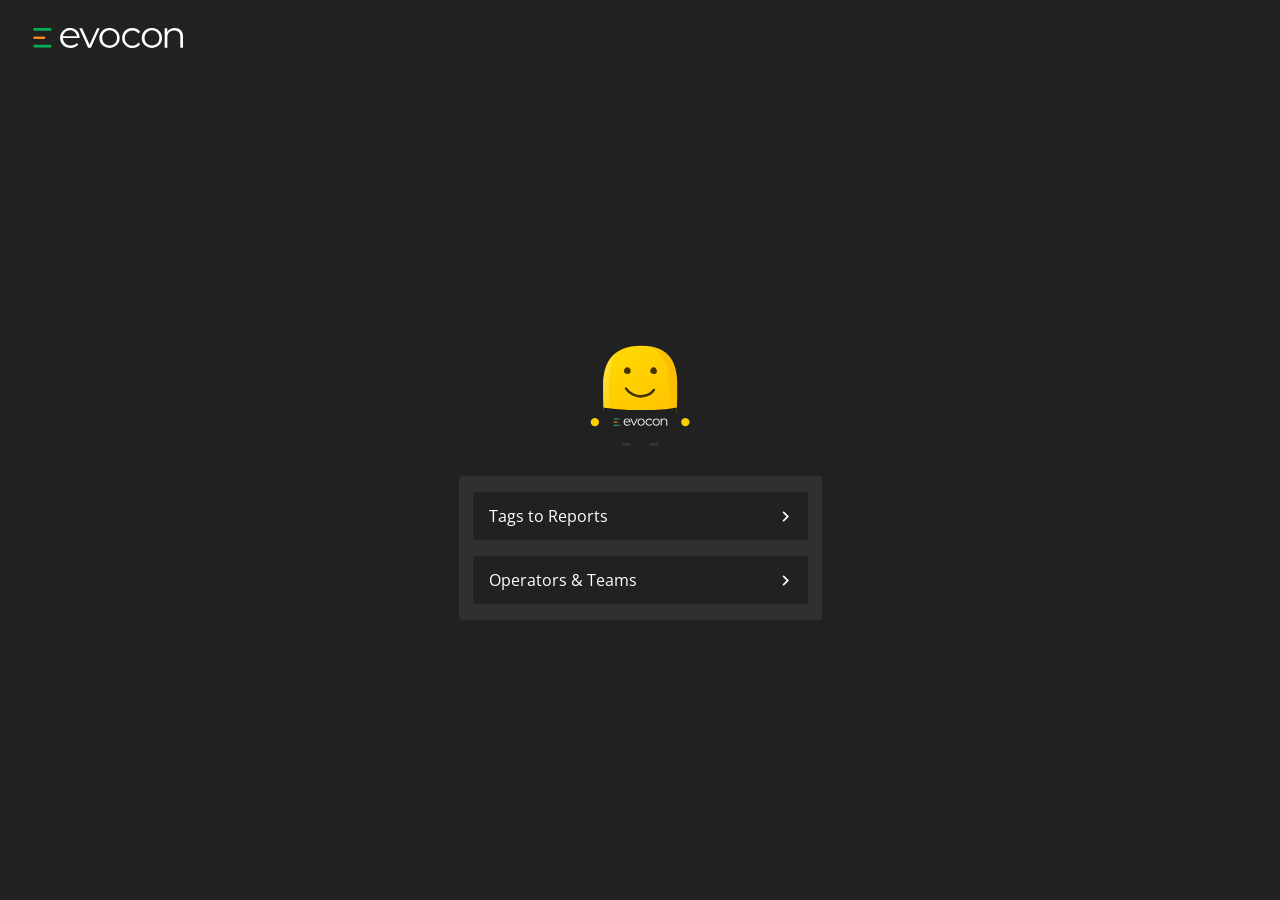
<file: index.html>
<!doctype html>
<html lang="en">
<head>
  <meta charset="utf-8">
  <meta name="viewport" content="width=device-width, initial-scale=1">
  <title>Evocon prototypes</title>
  <link href="https://fonts.googleapis.com/css2?family=Open+Sans:wght@400;600&display=swap" rel="stylesheet">
  <link rel="stylesheet" href="assets/launcher.css">
</head>
<body>
  <a class="logo" href="./"><img src="assets/evocon-logo.svg" alt="Evocon"></a>
  <main>
    <img class="mr-evocon" src="assets/mrevocon.svg" alt="">
    <!-- One row per prototype, newest first. Each links to the prototype's
         folder, which is its shareable URL. See CLAUDE.md. -->
    <nav class="selector">
      <a href="tags-reports/"><span>Tags to Reports</span><svg width="21" height="21" viewBox="0 0 24 24"><path d="M8.59 16.58L13.17 12L8.59 7.41L10 6L16 12L10 18L8.59 16.58Z"/></svg></a>
      <a href="operators-teams/"><span>Operators &amp; Teams</span><svg width="21" height="21" viewBox="0 0 24 24"><path d="M8.59 16.58L13.17 12L8.59 7.41L10 6L16 12L10 18L8.59 16.58Z"/></svg></a>
    </nav>
  </main>
</body>
</html>
</file>
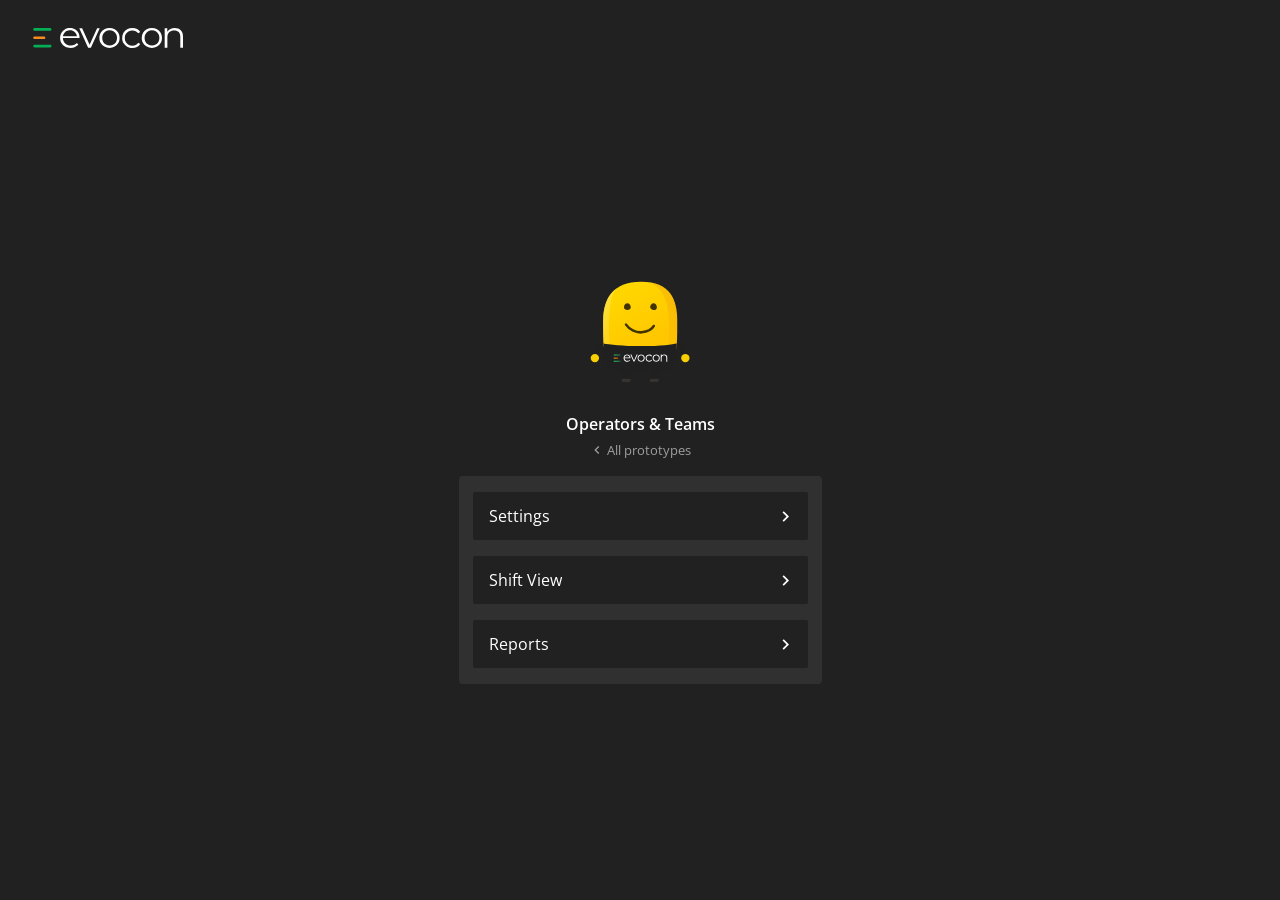
<file: operators-teams/index.html>
<!doctype html>
<html lang="en">
<head>
  <meta charset="utf-8">
  <meta name="viewport" content="width=device-width, initial-scale=1">
  <title>Operators &amp; Teams</title>
  <link href="https://fonts.googleapis.com/css2?family=Open+Sans:wght@400;600&display=swap" rel="stylesheet">
  <link rel="stylesheet" href="../assets/launcher.css">
</head>
<body>
  <a class="logo" href="../"><img src="../assets/evocon-logo.svg" alt="Evocon"></a>
  <main>
    <img class="mr-evocon" src="../assets/mrevocon.svg" alt="">
    <h1 class="title">Operators &amp; Teams</h1>
    <a class="back" href="../"><svg width="16" height="16" viewBox="0 0 24 24"><path d="M15.41 16.58L10.83 12L15.41 7.41L14 6L8 12L14 18L15.41 16.58Z"/></svg>All prototypes</a>
    <nav class="selector">
      <a href="prototype/setup-proto.html"><span>Settings</span><svg width="21" height="21" viewBox="0 0 24 24"><path d="M8.59 16.58L13.17 12L8.59 7.41L10 6L16 12L10 18L8.59 16.58Z"/></svg></a>
      <a href="prototype/index.html"><span>Shift View</span><svg width="21" height="21" viewBox="0 0 24 24"><path d="M8.59 16.58L13.17 12L8.59 7.41L10 6L16 12L10 18L8.59 16.58Z"/></svg></a>
      <a href="wf-reports/index.html"><span>Reports</span><svg width="21" height="21" viewBox="0 0 24 24"><path d="M8.59 16.58L13.17 12L8.59 7.41L10 6L16 12L10 18L8.59 16.58Z"/></svg></a>
    </nav>
  </main>
</body>
</html>
</file>
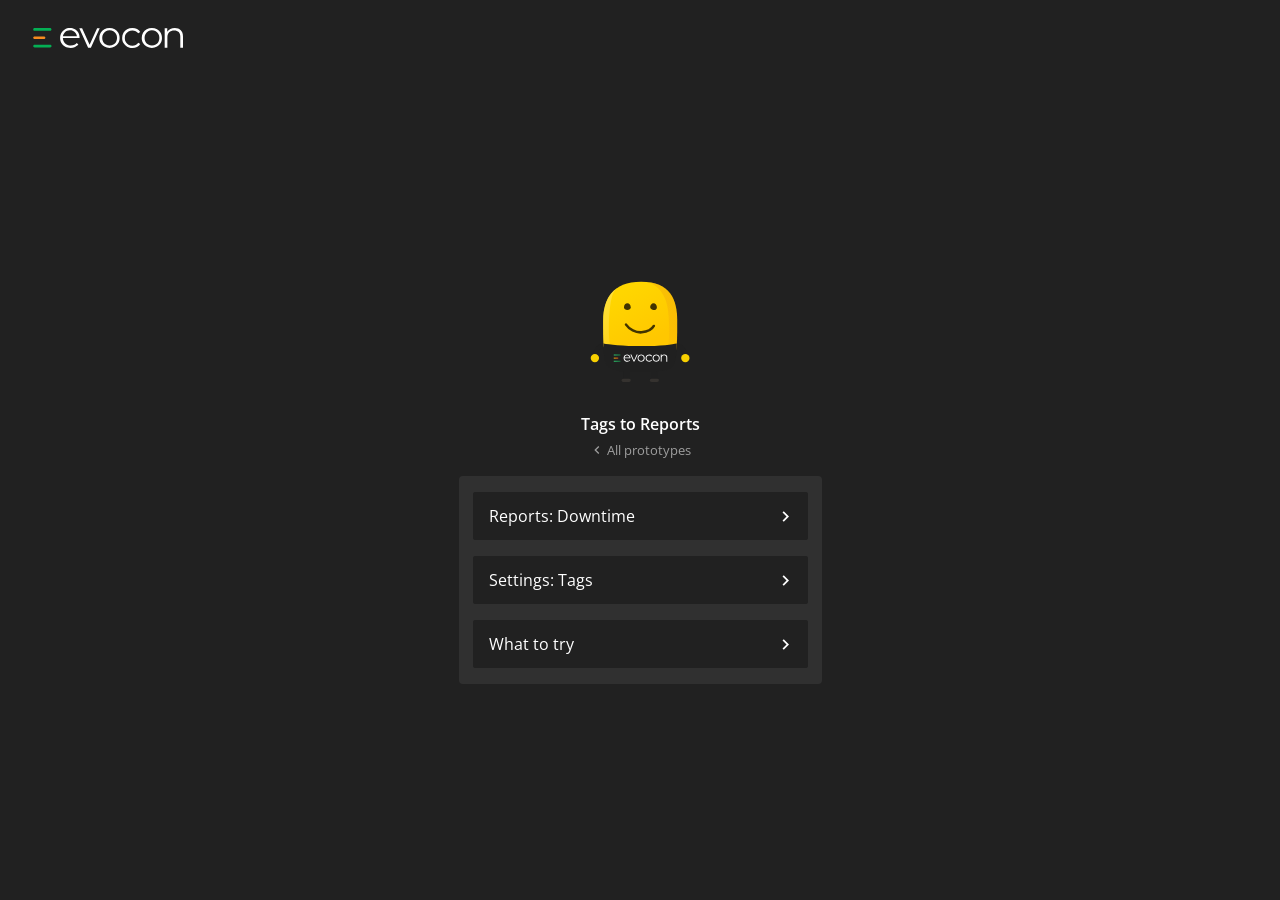
<file: tags-reports/index.html>
<!doctype html>
<html lang="en">
<head>
  <meta charset="utf-8">
  <meta name="viewport" content="width=device-width, initial-scale=1">
  <title>Tags to Reports</title>
  <link href="https://fonts.googleapis.com/css2?family=Open+Sans:wght@400;600&display=swap" rel="stylesheet">
  <link rel="stylesheet" href="../assets/launcher.css">
</head>
<body>
  <a class="logo" href="../"><img src="../assets/evocon-logo.svg" alt="Evocon"></a>
  <main>
    <img class="mr-evocon" src="../assets/mrevocon.svg" alt="">
    <h1 class="title">Tags to Reports</h1>
    <a class="back" href="../"><svg width="16" height="16" viewBox="0 0 24 24"><path d="M15.41 16.58L10.83 12L15.41 7.41L14 6L8 12L14 18L15.41 16.58Z"/></svg>All prototypes</a>
    <nav class="selector">
      <a href="reports/index.html"><span>Reports: Downtime</span><svg width="21" height="21" viewBox="0 0 24 24"><path d="M8.59 16.58L13.17 12L8.59 7.41L10 6L16 12L10 18L8.59 16.58Z"/></svg></a>
      <a href="settings/settings.html#tags"><span>Settings: Tags</span><svg width="21" height="21" viewBox="0 0 24 24"><path d="M8.59 16.58L13.17 12L8.59 7.41L10 6L16 12L10 18L8.59 16.58Z"/></svg></a>
      <a href="about.html"><span>What to try</span><svg width="21" height="21" viewBox="0 0 24 24"><path d="M8.59 16.58L13.17 12L8.59 7.41L10 6L16 12L10 18L8.59 16.58Z"/></svg></a>
    </nav>
  </main>
</body>
</html>
</file>
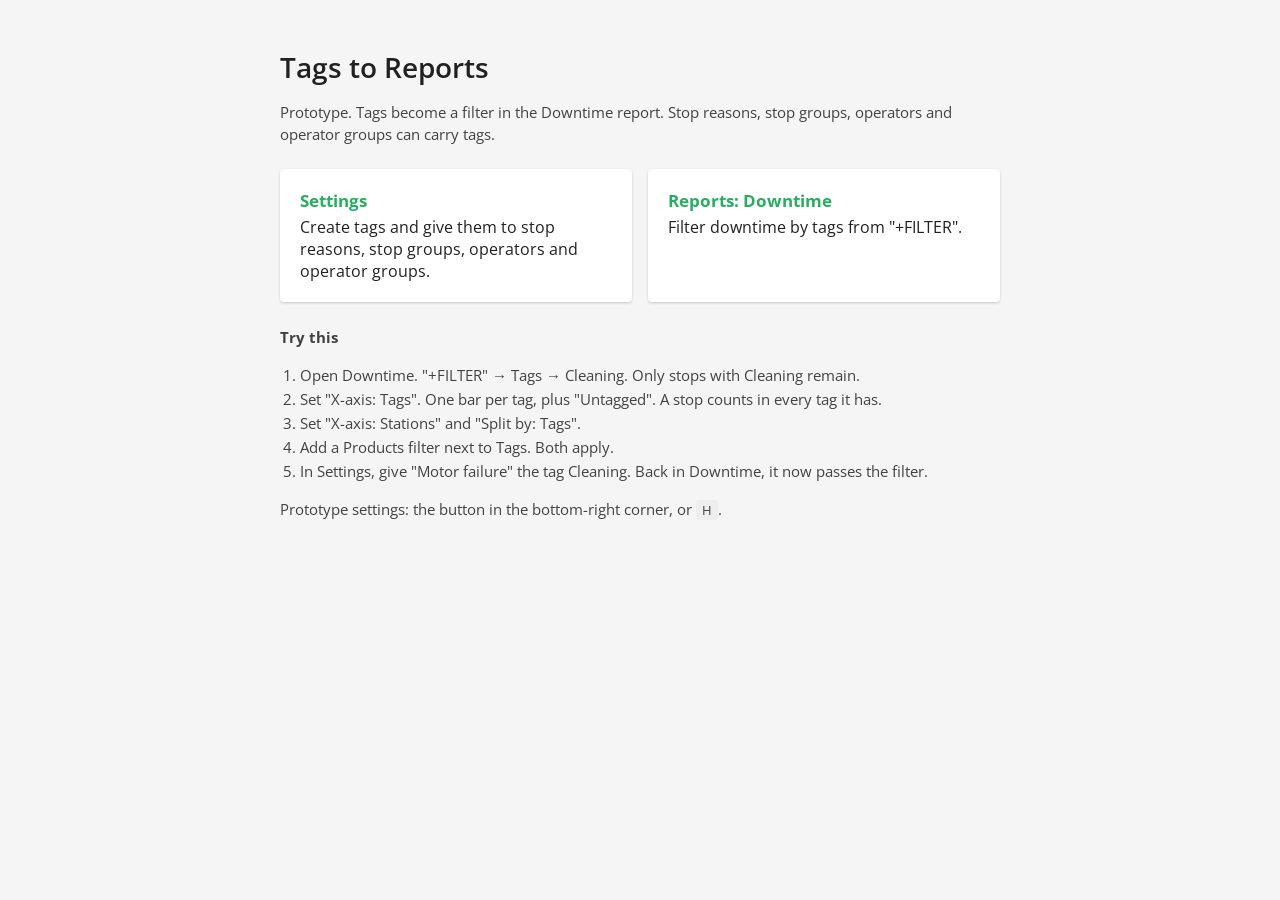
<file: tags-reports/about.html>
<!doctype html>
<html lang="en">
<head>
  <meta charset="utf-8">
  <meta name="viewport" content="width=device-width, initial-scale=1">
  <title>Tags to Reports</title>
  <link href="https://fonts.googleapis.com/css2?family=Open+Sans:wght@400;600;700&display=swap" rel="stylesheet">
  <style>
    body { margin: 0; background: #f5f5f5; font-family: 'Open Sans', sans-serif; color: #212121; }
    main { max-width: 720px; margin: 48px auto; padding: 0 16px; }
    h1 { font-size: 28px; font-weight: 600; margin: 0 0 8px; }
    p { font-size: 15px; line-height: 22px; color: #424242; }
    .cards { display: grid; grid-template-columns: repeat(auto-fit, minmax(240px, 1fr)); gap: 16px; margin: 24px 0; }
    a.card { display: block; background: #fff; border-radius: 4px; padding: 20px; text-decoration: none; color: inherit;
             box-shadow: 0 1px 3px rgba(0,0,0,.12), 0 1px 2px rgba(0,0,0,.08); }
    a.card:hover { box-shadow: 0 3px 8px rgba(0,0,0,.16); }
    a.card b { display: block; font-size: 17px; margin-bottom: 4px; color: #27ae60; }
    ol { font-size: 15px; line-height: 24px; color: #424242; padding-left: 20px; }
    kbd { background: #eee; border-radius: 3px; padding: 1px 6px; font-family: inherit; font-size: 13px; }
  </style>
</head>
<body>
<main>
  <h1>Tags to Reports</h1>
  <p>Prototype. Tags become a filter in the Downtime report. Stop reasons, stop groups, operators and operator groups can carry tags.</p>
  <div class="cards">
    <a class="card" href="settings/settings.html#tags"><b>Settings</b>Create tags and give them to stop reasons, stop groups, operators and operator groups.</a>
    <a class="card" href="reports/index.html"><b>Reports: Downtime</b>Filter downtime by tags from "+FILTER".</a>
  </div>
  <p><b>Try this</b></p>
  <ol>
    <li>Open Downtime. "+FILTER" → Tags → Cleaning. Only stops with Cleaning remain.</li>
    <li>Set "X-axis: Tags". One bar per tag, plus "Untagged". A stop counts in every tag it has.</li>
    <li>Set "X-axis: Stations" and "Split by: Tags".</li>
    <li>Add a Products filter next to Tags. Both apply.</li>
    <li>In Settings, give "Motor failure" the tag Cleaning. Back in Downtime, it now passes the filter.</li>
  </ol>
  <p>Prototype settings: the button in the bottom-right corner, or <kbd>H</kbd>.</p>
</main>
</body>
</html>
</file>
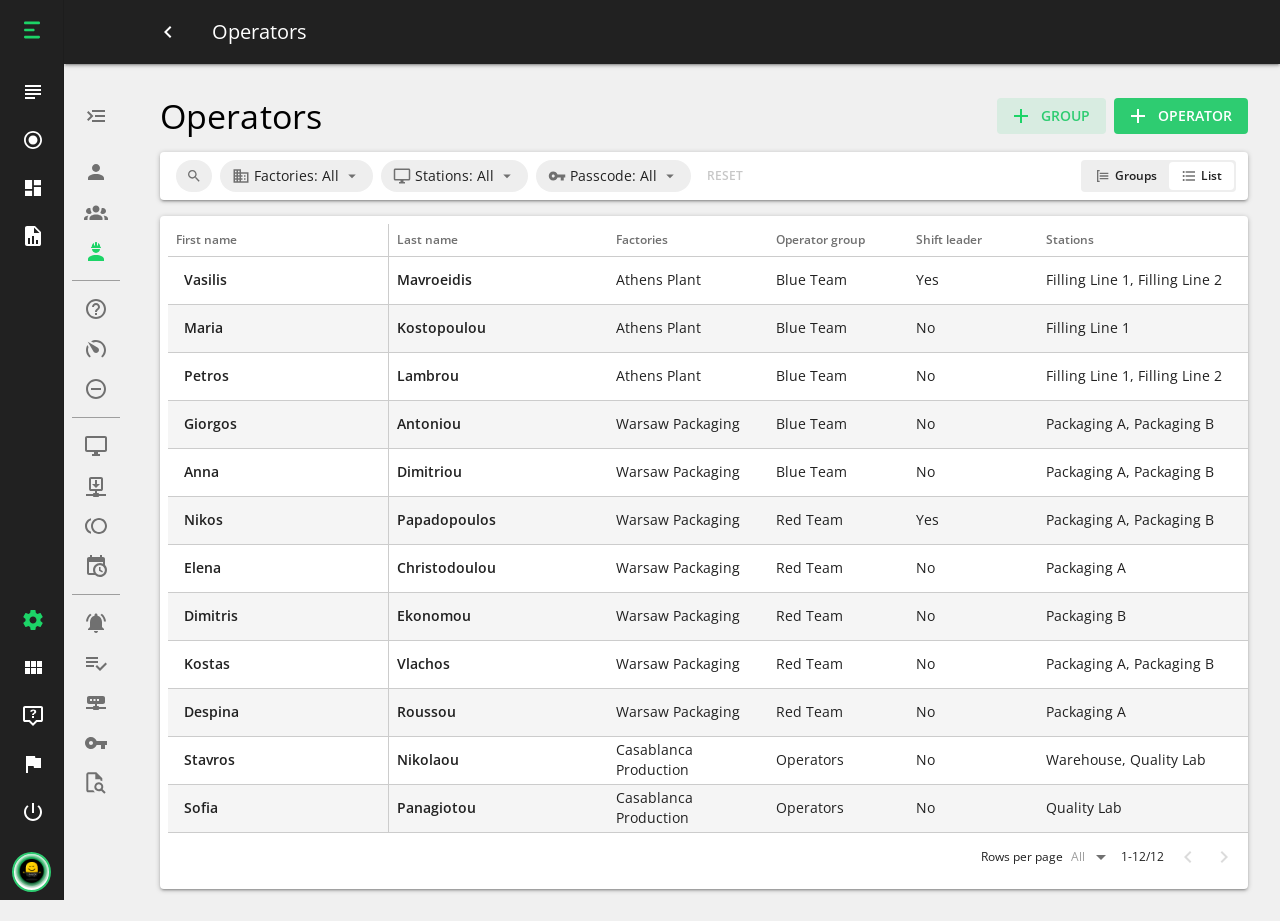
<file: operators-teams/prototype/setup-proto.html>
<!DOCTYPE html>
<html lang="en">
<head>
  <meta charset="UTF-8">
  <meta name="viewport" content="width=device-width, initial-scale=1.0">
  <title>Operators · Evocon Settings</title>
  <link rel="preconnect" href="https://fonts.googleapis.com">
  <link rel="preconnect" href="https://fonts.gstatic.com" crossorigin>
  <link href="https://fonts.googleapis.com/css2?family=Open+Sans:wght@400;600;700&display=swap" rel="stylesheet">
  <link rel="stylesheet" href="evocon-ui.css?v=2">
  <style>
    /* Page-local: precise column widths per Figma frame 32002:10454 */
    .table.list { table-layout: fixed; }
    .table.list col.c-first   { width: 220px; }
    .table.list col.c-last    { width: 220px; }
    .table.list col.c-fact    { width: 160px; }
    .table.list col.c-team    { width: 140px; }
    .table.list col.c-role    { width: 130px; }
    .table.list col.c-tags    { width: 150px; }
    .table.list col.c-stat    { width: 230px; }
    .table.list col.c-pass    { width: 110px; }
    .table.list col.c-actions { width: 50px;  }

    /* Teams view inner table */
    .table.teams col.tg-first { width: 180px; }
    .table.teams col.tg-last  { width: 180px; }
    .table.teams col.tg-stat  { width: 280px; }
    .table.teams col.tg-role  { width: 140px; }
    .table.teams col.tg-tags  { width: 200px; }
    .table.teams col.tg-pass  { width: auto;  }

    /* Custom widths inside the modal (Figma frame is 900px wide) */
    .modal--operator .field-row .field.fld-tags { flex: 0 0 calc(50% - 4px); }

    /* Color swatch options in dropdowns */
    .swatch {
      width: 14px; height: 14px;
      border-radius: 2px;
      display: inline-block;
      flex-shrink: 0;
    }
  </style>
</head>
<body>

<div id="app-root">
  <!-- Main content goes here; Chrome.render() wraps it with sidebars + topbar -->
  <div class="page-header">
    <h1 class="page-header__title" id="pageTitle">Operators</h1>
    <div class="page-header__actions">
      <button class="btn btn--secondary" id="btnNewTeam">
        <span class="btn__icon" data-icn="add" data-tint="green"></span>
        <span class="btn__text">Group</span>
      </button>
      <button class="btn btn--primary" id="btnNewOperator">
        <span class="btn__icon" data-icn="add" data-tint="white"></span>
        <span class="btn__text">Operator</span>
      </button>
    </div>
  </div>

  <div class="filterbar">
    <div class="filterbar__chips">
      <button class="chip chip--search" aria-label="Search">
        <span class="chip__icon" data-icn="search" data-size="16"></span>
      </button>
      <button class="chip" id="chipFactories">
        <span class="chip__icon" data-icn="factory" data-size="18"></span>
        Factories: All
        <span class="chip__caret" data-icn="menu-down" data-size="18"></span>
      </button>
      <button class="chip" id="chipStations">
        <span class="chip__icon" data-icn="stations" data-size="18"></span>
        Stations: All
        <span class="chip__caret" data-icn="menu-down" data-size="18"></span>
      </button>
      <button class="chip" id="chipPasscode">
        <span class="chip__icon" data-icn="key" data-size="18"></span>
        Passcode: All
        <span class="chip__caret" data-icn="menu-down" data-size="18"></span>
      </button>
      <button class="chip-reset" id="chipReset">Reset</button>
    </div>
    <div class="view-toggle">
      <button class="view-toggle__btn" data-view="teams" id="toggleTeams">
        <span data-icn="group" data-size="16"></span>
        Groups
      </button>
      <button class="view-toggle__btn is-active" data-view="list" id="toggleList">
        <span data-icn="list" data-size="16"></span>
        List
      </button>
    </div>
  </div>

  <!-- List view -->
  <section id="viewList">
    <div class="tablecard">
      <table class="table list">
        <colgroup>
          <col class="c-first"><col class="c-last"><col class="c-fact"><col class="c-team">
          <col class="c-role"><col class="c-tags"><col class="c-stat"><col class="c-pass"><col class="c-actions">
        </colgroup>
        <thead>
          <tr>
            <th><span class="th-inner">First name</span></th>
            <th><span class="th-inner">Last name</span></th>
            <th><span class="th-inner">Factories</span></th>
            <th><span class="th-inner">Operator group</span></th>
            <th><span class="th-inner">Shift leader</span></th>
            <th class="is-tags">
              <span class="th-inner">
                <span data-icn="tags" data-size="16"></span>
                Tags
              </span>
            </th>
            <th><span class="th-inner">Stations</span></th>
            <th><span class="th-inner">Passcode</span></th>
            <th></th>
          </tr>
        </thead>
        <tbody id="listBody"></tbody>
      </table>
      <div class="tablefooter">
        <span class="tablefooter__label">Rows per page</span>
        <span class="tablefooter__per-page">
          All
          <span data-icn="menu-down"></span>
        </span>
        <span class="tablefooter__count" id="listCount">1-10/10</span>
        <div class="tablefooter__nav">
          <button class="icon-btn" aria-label="Previous"><span data-icn="arrow-left"></span></button>
          <button class="icon-btn" aria-label="Next"><span data-icn="arrow-right"></span></button>
        </div>
      </div>
    </div>
  </section>

  <!-- Teams view -->
  <section id="viewTeams" style="display:none;">
    <div id="teamsContainer"></div>
  </section>
</div>

<!-- ───────── MODALS ───────── -->

<!-- New/Edit Operator modal (Figma 32002:8912) -->
<div class="modal-overlay" id="modalOperator">
  <div class="modal modal--operator">
    <div class="modal__header">
      <div class="modal__title" id="opTitle">New: Operator</div>
    </div>
    <div class="modal__body">
      <div class="field-row">
        <div class="field">
          <input class="field__input" id="opFirst" placeholder="First name" maxlength="200">
          <div class="field__bottom">
            <span class="field__hint">Name</span>
            <span class="field__counter"><span id="opFirstCount">0</span> / 200</span>
          </div>
        </div>
        <div class="field">
          <input class="field__input" id="opLast" placeholder="Last name" maxlength="100">
          <div class="field__bottom">
            <span class="field__hint">Last name</span>
            <span class="field__counter"><span id="opLastCount">0</span> / 100</span>
          </div>
        </div>
      </div>
      <!-- Row 2: Operator group | Stations -->
      <div class="field-row">
        <div class="field" style="position:relative;">
          <button type="button" class="field__select is-empty" id="opTeamTrigger">
            <span class="field__select-text">Operator group</span>
            <span class="field__select-caret" data-icn="menu-down"></span>
          </button>
          <div class="field__bottom">
            <span class="field__hint">Operator group</span>
          </div>
          <div class="dropdown" id="opTeamMenu" data-anchor="#opTeamTrigger"></div>
        </div>
        <div class="field" style="position:relative;">
          <button type="button" class="field__select is-empty" id="opStationsTrigger">
            <span class="field__select-text">Stations</span>
            <span class="field__select-caret" data-icn="menu-down"></span>
          </button>
          <div class="field__bottom">
            <span class="field__hint">Stations</span>
          </div>
          <div class="dropdown" id="opStationsMenu" data-anchor="#opStationsTrigger"></div>
        </div>
      </div>
      <!-- Row 3: Tags | Role (Role hidden in leader mode → Tags sits alone) -->
      <div class="field-row" id="opTagsRoleRow">
        <div class="field fld-tags" style="position:relative;">
          <button type="button" class="field__select is-empty" id="opTagsTrigger">
            <span class="field__select-text">Tags</span>
            <span class="field__select-caret" data-icn="menu-down"></span>
          </button>
          <div class="field__bottom">
            <span class="field__hint">Tags</span>
          </div>
          <div class="dropdown" id="opTagsMenu" data-anchor="#opTagsTrigger"></div>
        </div>
        <div class="field" style="position:relative;" id="opRoleField">
          <button type="button" class="field__select is-empty" id="opRoleTrigger">
            <span class="field__select-text">Default role</span>
            <span class="field__select-caret" data-icn="menu-down"></span>
          </button>
          <div class="field__bottom">
            <span class="field__hint">Default role</span>
          </div>
          <div class="dropdown" id="opRoleMenu" data-anchor="#opRoleTrigger"></div>
        </div>
      </div>

      <!-- Leader mode only: "Allow as shift leader" toggle (Figma 32106:13385). -->
      <div class="op-leader-toggle-row" id="opLeaderToggleRow" style="display:none;">
        <button type="button" class="op-switch" id="opCanLeadSwitch" role="switch" aria-checked="false" aria-label="Allow as shift leader">
          <span class="op-switch-knob"></span>
        </button>
        <div class="op-leader-toggle-text">
          <div class="op-leader-toggle-label">Allow as shift leader</div>
          <div class="op-leader-toggle-hint">Operator can be set as shift leader in shift view</div>
        </div>
      </div>

      <!-- "Exclude from manhours" toggle. For indirect personnel (supervisors,
           warehouse, engineers) whose time shouldn't count toward the shift's
           manhours / labour total in Reports. Gated by the proto setting — hidden
           by default; openOperatorModal() reveals it when the setting is on. -->
      <div class="op-leader-toggle-row" id="opExcludeManhoursRow" style="display:none;">
        <button type="button" class="op-switch" id="opExcludeManhoursSwitch" role="switch" aria-checked="false" aria-label="Exclude from man-hours">
          <span class="op-switch-knob"></span>
        </button>
        <div class="op-leader-toggle-text">
          <div class="op-leader-toggle-label">Exclude from man-hours</div>
          <div class="op-leader-toggle-hint">Operator's time is not counted in the shift's man-hours total (indirect personnel)</div>
        </div>
      </div>

      <div class="section-title">
        <div class="section-title__spacer"></div>
        <div class="section-title__text">Checklists authentication</div>
        <button class="icon-btn" style="width:28px;height:28px;" aria-label="Info">
          <span data-icn="information" data-size="16"></span>
        </button>
      </div>
      <div class="passcode-card">
        <div class="passcode-card__icon" data-icn="key"></div>
        <div class="passcode-card__text">No passcode created</div>
        <button class="btn btn--secondary"><span class="btn__text">Generate</span></button>
      </div>
    </div>
    <div class="modal__footer">
      <div class="modal__footer-left">
        <button class="btn btn--danger" id="opDelete" style="display:none;"><span class="btn__text">Delete</span></button>
      </div>
      <div class="modal__footer-right">
        <button class="btn btn--cancel" data-close><span class="btn__text">Cancel</span></button>
        <button class="btn btn--primary" id="opSave"><span class="btn__text">Save</span></button>
      </div>
    </div>
  </div>
</div>

<!-- New Team modal (Figma 32002:11374) -->
<div class="modal-overlay" id="modalTeam">
  <div class="modal modal--narrow">
    <div class="modal__header">
      <div class="modal__title" id="teamTitle">New: Group</div>
    </div>
    <div class="modal__body">
      <div class="field-row">
        <div class="field">
          <input class="field__input" id="teamName" placeholder="Group name" maxlength="100">
          <div class="field__bottom">
            <span class="field__hint">Group name</span>
            <span class="field__counter"><span id="teamNameCount">0</span> / 100</span>
          </div>
        </div>
        <div class="field" style="position:relative;">
          <button type="button" class="field__select is-empty" id="teamFactoriesTrigger">
            <span class="field__select-text">Factories</span>
            <span class="field__select-caret" data-icn="menu-down"></span>
          </button>
          <div class="field__bottom">
            <span class="field__hint">Factories</span>
          </div>
          <div class="dropdown" id="teamFactoriesMenu" data-anchor="#teamFactoriesTrigger"></div>
        </div>
      </div>
      <div class="field-row" id="teamTagsRow">
        <div class="field" style="position:relative;">
          <button type="button" class="field__select is-empty" id="teamTagsTrigger">
            <span class="field__select-text">Tags</span>
            <span class="field__select-caret" data-icn="menu-down"></span>
          </button>
          <div class="field__bottom">
            <span class="field__hint">Tags (Optional)</span>
          </div>
          <div class="dropdown" id="teamTagsMenu" data-anchor="#teamTagsTrigger"></div>
        </div>
        <div class="field"></div>
      </div>
    </div>
    <div class="modal__footer">
      <div class="modal__footer-left">
        <button class="btn btn--danger" id="teamDelete" style="display:none;"><span class="btn__text">Delete</span></button>
      </div>
      <div class="modal__footer-right">
        <button class="btn btn--cancel" data-close><span class="btn__text">Cancel</span></button>
        <button class="btn btn--primary" id="teamSave"><span class="btn__text">Save</span></button>
      </div>
    </div>
  </div>
</div>

<script src="mock-data.js"></script>
<script src="proto-panel.js?v=6"></script>
<script src="chrome.js"></script>
<script>
// ─── Bootstrap chrome ───
Chrome.render({
  sb1Active: 'settings',
  sb2Active: 'operators',
  title: 'Operators',
  mountSelector: '#app-root',
});

// ─── data-icn hydration ───
// Replaces a placeholder `<span data-icn="NAME" data-size="N" data-tint="green">`
// with an actual `<img>` produced by Chrome.icon(...). The placeholder's
// existing classes are preserved (so styling hooks like `.chip__icon` survive).
function hydrateIcons(root) {
  (root || document).querySelectorAll('[data-icn]').forEach(el => {
    if (el.tagName === 'IMG') return; // already hydrated
    const name = el.dataset.icn;
    const size = el.dataset.size ? Number(el.dataset.size) : 24;
    const rawTint = el.dataset.tint;
    const tint = rawTint && rawTint !== 'null' && rawTint !== '' ? rawTint : null;
    const html = Chrome.icon(name, { size, tint });
    // Wrap to extract the resulting <img> element with its attrs intact
    const tmp = document.createElement('div');
    tmp.innerHTML = html;
    const img = tmp.firstChild;
    if (!img) return;
    // Carry over the placeholder's classes (except .icn etc. which Chrome.icon already adds)
    el.classList.forEach(c => { if (!c.startsWith('icn')) img.classList.add(c); });
    el.replaceWith(img);
  });
}
hydrateIcons();

// ─── Data layer ───
let teams     = SharedData.getTeams();
let operators = SharedData.getOperators();
let editingOp   = null;
let editingTeam = null;
const FACTORIES = MOCK_FACTORIES;
const TAGS      = MOCK_TAGS;
// Roles available in the operator setup modal. Supervisor is Pro-tier.
// Quality, Maintenance, External are Enterprise-only — shown greyed with an
// ENTERPRISE pill so users discover the upgrade without being able to pick.
// Each role carries its own icon (rendered next to the name in the role
// dropdown picker per Figma 32059:7483). icn id resolves via Chrome.icon().
// "Operator" is the baseline role — available to everyone and the default in
// single mode. The multi "Roles" card excludes it (there you pick which
// elevated roles an operator CAN take). Supervisor is Pro; Quality/Maintenance
// are Enterprise-gated.
const OPERATOR_ROLES = [
  { name: 'Operator',    enterprise: false, icn: 'operators' },
  { name: 'Supervisor',  enterprise: false, icn: 'star'      },
  { name: 'Quality',     enterprise: true,  icn: 'operators' },
  { name: 'Maintenance', enterprise: true,  icn: 'operators' },
];
// Prototype roles mode — shared with the Shift View (set via its H-key panel,
// persisted under the same localStorage key). Drives whether the operator
// Leader mode is the committed design — the "Allow as shift leader" toggle is
// the only responsibility-shaped control on the operator. The helpers below
// stay as constants so the rest of the file doesn't need to be rewritten.
function protoRolesMode()    { return 'leader'; }
function isMultiRolesMode()  { return false; }
function isLeaderRolesMode() { return true;  }
// Plan tier — shared with the Shift View H-key panel (localStorage 'protoTier').
// 'pro' hides Enterprise-locked roles entirely; 'enterprise' shows them as
// disabled rows with an upgrade tooltip.
function protoTier() { return localStorage.getItem('protoTier') || 'pro'; }
function isEnterpriseTier() { return protoTier() === 'enterprise'; }
const STATIONS  = MOCK_STATIONS;
// Team color picker — uses the "Chart colors" palette from the Evocon
// Design System (Figma node 178:218). Values match the --chart-* CSS tokens
// declared in evocon-ui.css.
const TEAM_COLOR_PALETTE = [
  { value: '#cdcdcd', label: 'Light grey'  },
  { value: '#666666', label: 'Grey'        },
  { value: '#0066cc', label: 'Blue'        },
  { value: '#3498db', label: 'Light blue'  },
  { value: '#1abc9c', label: 'Cyan'        },
  { value: '#2ecc71', label: 'Green'       },
  { value: '#a7d129', label: 'Neon green'  },
  { value: '#f1c40f', label: 'Yellow'      },
  { value: '#fa8072', label: 'Coral'       },
  { value: '#800808', label: 'Red'         },
  { value: '#fb85ad', label: 'Pink'        },
  { value: '#f3368d', label: 'Magenta'     },
  { value: '#909afc', label: 'Lilac'       },
  { value: '#9b59b6', label: 'Violet'      },
];

// ─── Helpers ───
const $  = (sel, root = document) => root.querySelector(sel);
const $$ = (sel, root = document) => [...root.querySelectorAll(sel)];
// Tags on/off comes from the H-key prototype panel (proto-panel.js).
const tagsOn = () => window.__protoTags !== 'off';
const escapeHtml = s => String(s ?? '').replace(/[&<>"']/g, c => ({'&':'&amp;','<':'&lt;','>':'&gt;','"':'&quot;',"'":'&#39;'}[c]));
const teamById = id => teams.find(t => t.id === id);
const factoryById = id => FACTORIES.find(f => f.id === id);

function persist() {
  SharedData.saveTeams(teams);
  SharedData.saveOperators(operators);
}

// Members currently assigned to an operator group. Shown in parentheses beside
// the group name so the picker/list conveys group size at a glance.
function teamMemberCount(teamId) {
  return operators.filter(op => op.teamId === teamId).length;
}

// ─── List view rendering ───
// Tags are plain comma-separated text. Role is its own column.
function renderTagsCell(op) {
  const tags = op.tags || [];
  if (tags.length === 0) return '-';
  return tags.map(t => escapeHtml(t)).join(', ');
}
// Shift leader cell — "Yes" when canLead, "-" otherwise.
// Spec: the Shift leader column reads "Yes" or "No" — a dash would read as
// "not applicable", and every operator has an answer to this one.
function renderRoleCell(op) {
  return op.canLead ? 'Yes' : 'No';
}
// Group cell shows just the group name — color dots were removed (operator
// groups no longer carry a color; see the group modal).
function renderGroupCell(op) {
  const team = teamById(op.teamId);
  if (!team) return '-';
  return escapeHtml(team.name);
}

function renderList() {
  const body = $('#listBody');
  body.innerHTML = operators.map(op => {
    // The operator's factories are DERIVED: station → station group → factory.
    // Operators never carry a factory of their own (Settings → Operators is
    // name + stations only), so this is the only correct way to get it.
    const factoryName = operatorFactoryLabel(op);
    return `
      <tr data-op-id="${op.id}">
        <td class="td-bold">${escapeHtml(op.firstName)}</td>
        <td class="td-bold">${escapeHtml(op.lastName)}</td>
        <td>${escapeHtml(factoryName)}</td>
        <td>${renderGroupCell(op)}</td>
        <td>${renderRoleCell(op)}</td>
        ${tagsOn() ? `<td>${renderTagsCell(op)}</td>` : ''}
        <td>${escapeHtml((op.stations || []).join(', '))}</td>
        <td>No</td>
        <td></td>
      </tr>
    `;
  }).join('');
  $('#listCount').textContent = `1-${operators.length}/${operators.length}`;

  hydrateIcons(body);
  $$('#listBody tr').forEach(tr => {
    tr.addEventListener('click', () => openOperatorModal(Number(tr.dataset.opId)));
  });
}

// ─── Teams view rendering ───
// expandTeamId: when set, only that team is expanded; everything else collapsed.
//               default = all teams collapsed.
function renderTeams(expandTeamId) {
  const container = $('#teamsContainer');
  container.innerHTML = teams.map(team => {
    const members = operators.filter(op => op.teamId === team.id);
    const isOpen = expandTeamId != null && team.id === expandTeamId;
    return `
      <div class="team-group ${isOpen ? 'is-open' : ''}" data-team-id="${team.id}">
        <div class="team-group__header">
          <div class="team-group__left">
            <span class="team-group__drag" data-icn="drag-vertical" aria-hidden="true"></span>
            <button class="icon-btn" aria-label="Edit team" data-edit-team="${team.id}">
              <span data-icn="edit"></span>
            </button>
            <span class="team-group__name">${escapeHtml(team.name)}</span>
            <span class="team-group__count">(${members.length})</span>
          </div>
          <span class="team-group__caret" data-icn="menu-down"></span>
        </div>
        <div class="team-group__body">
          <table class="table teams">
            <colgroup>
              <col class="tg-first"><col class="tg-last"><col class="tg-stat">
              <col class="tg-role">${tagsOn() ? '<col class="tg-tags">' : ''}<col class="tg-pass">
            </colgroup>
            <thead>
              <tr>
                <th><span class="th-inner">First name</span></th>
                <th><span class="th-inner">Last name</span></th>
                <th><span class="th-inner">Stations</span></th>
                <th><span class="th-inner">Shift leader</span></th>
                ${tagsOn() ? '<th><span class="th-inner">Tags</span></th>' : ''}
                <th><span class="th-inner">Passcode</span></th>
              </tr>
            </thead>
            <tbody>
              ${members.map(op => `
                <tr data-op-id="${op.id}">
                  <td><span class="tg-cell-drag">
                    <span class="tg-drag" data-icn="drag-vertical" aria-hidden="true"></span>
                    ${escapeHtml(op.firstName)}
                  </span></td>
                  <td>${escapeHtml(op.lastName)}</td>
                  <td>${escapeHtml((op.stations || []).join(', '))}</td>
                  <td>${renderRoleCell(op)}</td>
                  ${tagsOn() ? `<td>${renderTagsCell(op)}</td>` : ''}
                  <td>No</td>
                </tr>
              `).join('')}
            </tbody>
          </table>
        </div>
      </div>
    `;
  }).join('');

  hydrateIcons(container);

  // Toggle behaviour
  $$('.team-group__header').forEach(h => {
    h.addEventListener('click', e => {
      // Don't toggle when clicking edit pencil
      if (e.target.closest('[data-edit-team]')) return;
      h.parentElement.classList.toggle('is-open');
    });
  });
  $$('[data-edit-team]').forEach(b => {
    b.addEventListener('click', e => {
      e.stopPropagation();
      openTeamModal(Number(b.dataset.editTeam));
    });
  });
  // Row clicks → open operator
  $$('.team-group__body tbody tr').forEach(tr => {
    tr.addEventListener('click', () => openOperatorModal(Number(tr.dataset.opId)));
  });
}

// ─── View toggle ───
function setView(v) {
  $('#viewList').style.display  = v === 'list'  ? '' : 'none';
  $('#viewTeams').style.display = v === 'teams' ? '' : 'none';
  $('#pageTitle').textContent   = v === 'teams' ? 'Operator groups' : 'Operators';
  $('#toggleList').classList.toggle('is-active',  v === 'list');
  $('#toggleTeams').classList.toggle('is-active', v === 'teams');
  // Also update the top bar title (already drawn into chrome)
  const titleEl = document.querySelector('.topbar__title-text');
  if (titleEl) titleEl.textContent = v === 'teams' ? 'Operator groups' : 'Operators';
}

// ─── Modal helpers ───
function openModal(id)  { $('#' + id).classList.add('is-open'); }
function closeModal(id) { $('#' + id).classList.remove('is-open'); closeAllDropdowns(); }
function closeAllModals() {
  ['modalOperator', 'modalTeam'].forEach(id => $('#' + id).classList.remove('is-open'));
  closeAllDropdowns();
}
document.addEventListener('click', e => {
  if (e.target.matches('.modal-overlay')) closeAllModals();
  if (e.target.closest('[data-close]')) closeAllModals();
});
document.addEventListener('keydown', e => {
  if (e.key === 'Escape') { closeAllDropdowns(); closeAllModals(); }
});

// ─── Dropdowns ───
function closeAllDropdowns() {
  $$('.dropdown').forEach(d => d.classList.remove('is-open'));
}

function positionDropdown(menu, trigger) {
  // position:fixed — compute coords from the trigger's bounding rect so the
  // popover escapes any modal container's overflow:hidden clipping.
  const r = trigger.getBoundingClientRect();
  menu.style.top   = (r.bottom + 4) + 'px';
  menu.style.left  = r.left + 'px';
  menu.style.width = Math.max(r.width, 240) + 'px';
}

function bindDropdown(triggerSel, menuSel, render) {
  const trigger = $(triggerSel);
  const menu    = $(menuSel);
  if (!trigger || !menu) return;
  menu.__render = render; // kept so redrawDropdown() can refresh in place
  trigger.addEventListener('click', e => {
    e.stopPropagation();
    const wasOpen = menu.classList.contains('is-open');
    closeAllDropdowns();
    if (!wasOpen) {
      menu.innerHTML = render();
      menu.classList.add('is-open');
      positionDropdown(menu, trigger);
      hydrateIcons(menu);
      wireDropdownMenu(menu);
    }
  });
}

// Re-render an open dropdown in place. Needed when picking one row changes how
// other rows should look — e.g. "Select all" reflecting the individual boxes.
function redrawDropdown(menuSel) {
  const menu = $(menuSel);
  if (!menu || !menu.__render || !menu.classList.contains('is-open')) return;
  menu.innerHTML = menu.__render();
  hydrateIcons(menu);
  wireDropdownMenu(menu);
}

// Reposition open dropdowns on scroll/resize.
window.addEventListener('scroll', () => {
  $$('.dropdown.is-open').forEach(menu => {
    const anchor = $(menu.dataset.anchor || '');
    if (anchor) positionDropdown(menu, anchor);
  });
}, true);
window.addEventListener('resize', () => closeAllDropdowns());

function wireDropdownMenu(menu) {
  // Rows that carry data-tip (e.g. Enterprise-locked roles) get a hover
  // tooltip explaining why they can't be picked.
  $$('.dropdown__row[data-tip]', menu).forEach(row => {
    row.addEventListener('mouseenter', e => evoShowTooltip(e, row.dataset.tip));
    row.addEventListener('mouseleave', evoHideTooltip);
  });
  // Star buttons in the multi roles card: pick the operator's default role.
  // stopPropagation so the click doesn't also toggle the row checkbox. Only
  // rendered on available (checked) rows.
  $$('.dropdown__row-star[data-role-default]', menu).forEach(star => {
    star.addEventListener('click', e => {
      e.stopPropagation();
      const handler = window.__currentRoleDefault;
      if (handler) handler(star.dataset.roleDefault);
    });
  });
  $$('.dropdown__row', menu).forEach(row => {
    row.addEventListener('click', e => {
      e.stopPropagation();
      // Enterprise-locked / otherwise disabled rows ignore clicks but keep
      // the dropdown open so the user can read the ENTERPRISE pill.
      if (row.classList.contains('is-disabled')) return;
      const cbicon = row.querySelector('.dropdown__row-cbicon');
      // Multi-select rows carry a .dropdown__row-cbicon checkbox marker;
      // single-select rows (radio-style) do not.
      if (!cbicon) {
        const handler = window.__currentSingleSelect;
        if (handler) handler(row.dataset.value);
        closeAllDropdowns();
        return;
      }
      // Toggle visual + state, then re-render the marker icon
      row.classList.toggle('is-checked');
      const nowChecked = row.classList.contains('is-checked');
      cbicon.outerHTML = `<span class="dropdown__row-cbicon" data-icn="${nowChecked ? 'checkbox-marked' : 'checkbox-blank'}" data-tint="${nowChecked ? 'green' : null}"></span>`;
      hydrateIcons(row);
      const handler = window.__currentMultiSelect;
      if (handler) handler();
    });
  });
}
document.addEventListener('click', () => closeAllDropdowns());

// ─── Operator modal ───
function getOperatorFormState() {
  return {
    firstName: $('#opFirst').value.trim(),
    lastName:  $('#opLast').value.trim(),
    stations: window.__opStations || [],
    // Mandatory: operators always belong to a group. Null falls back to the
    // Default group at save time (see #opSave handler).
    teamId:   window.__opTeam ?? null,
    role:     window.__opRole || null,
    allowedRoles: window.__opAllowedRoles || [],
    canLead:  !!window.__opCanLead,
    excludeManhours: !!window.__opExcludeManhours,
    tags:     window.__opTags || [],
  };
}
function setOperatorFormState(op) {
  $('#opFirst').value = op?.firstName || '';
  $('#opLast').value  = op?.lastName  || '';
  $('#opFirstCount').textContent = $('#opFirst').value.length;
  $('#opLastCount').textContent  = $('#opLast').value.length;
  window.__opStations = [...(op?.stations || [])];
  window.__opTeam = op?.teamId ?? null;
  // Single mode: "Operator" is the baseline default for anyone without a role.
  window.__opRole = op?.role || (isMultiRolesMode() ? null : 'Operator');
  window.__opAllowedRoles = [...(op?.allowedRoles || [])];
  window.__opCanLead = !!op?.canLead;
  window.__opExcludeManhours = !!op?.excludeManhours;
  window.__opTags = [...(op?.tags || [])];
  refreshOperatorSummaries();
}
function refreshOperatorSummaries() {
  // Stations
  const sTrig = $('#opStationsTrigger');
  const s = window.__opStations || [];
  sTrig.classList.toggle('is-empty', s.length === 0);
  $('.field__select-text', sTrig).textContent = s.length ? (s.length === 1 ? s[0] : `${s[0]} + ${s.length - 1} more`) : 'Stations';

  // Operator group — show color swatch before name when picked.
  const tTrig = $('#opTeamTrigger');
  const team = teamById(window.__opTeam);
  tTrig.classList.toggle('is-empty', !team);
  $('.field__select-text', tTrig).innerHTML = team
    ? escapeHtml(team.name)
    : 'Operator group';

  // Role field vs. leader toggle. Leader mode: hide the role field entirely
  // and show the "Allow as shift leader" toggle row. Single/multi: show the
  // role field, hide the toggle row.
  const rTrig = $('#opRoleTrigger');
  const rField = $('#opRoleField');
  const leaderRow = $('#opLeaderToggleRow');
  const leaderMode = isLeaderRolesMode();
  if (rField) rField.style.display = leaderMode ? 'none' : '';
  if (leaderRow) leaderRow.style.display = leaderMode ? '' : 'none';
  if (leaderMode) {
    const sw = $('#opCanLeadSwitch');
    if (sw) { sw.classList.toggle('is-on', !!window.__opCanLead); sw.setAttribute('aria-checked', String(!!window.__opCanLead)); }
  } else if (isMultiRolesMode()) {
    const allowed = window.__opAllowedRoles || [];
    rTrig.classList.toggle('is-empty', allowed.length === 0);
    $('.field__select-text', rTrig).textContent =
      allowed.length ? (allowed.length === 1 ? allowed[0] : `${allowed[0]} + ${allowed.length - 1} more`) : 'Responsibilities';
    if (rField) $('.field__hint', rField).textContent = 'Responsibilities';
  } else {
    const role = window.__opRole;
    rTrig.classList.toggle('is-empty', !role);
    $('.field__select-text', rTrig).textContent = role || 'Default role';
    if (rField) $('.field__hint', rField).textContent = 'Default role';
  }

  // "Exclude from manhours" switch — gated by the proto setting (H-panel).
  const emRow = $('#opExcludeManhoursRow');
  const emOn  = window.__protoExcludeManhours === 'on';
  if (emRow) emRow.style.display = emOn ? '' : 'none';
  const emSw = $('#opExcludeManhoursSwitch');
  if (emSw) {
    emSw.classList.toggle('is-on', !!window.__opExcludeManhours);
    emSw.setAttribute('aria-checked', String(!!window.__opExcludeManhours));
  }

  // Tags — absent from the DOM when the feature is switched off, but the
  // operator's own tags stay in window.__opTags so saving preserves them.
  const gTrig = $('#opTagsTrigger');
  const tags = window.__opTags || [];
  if (gTrig) {
    gTrig.classList.toggle('is-empty', tags.length === 0);
    $('.field__select-text', gTrig).textContent = tags.length ? (tags.length === 1 ? tags[0] : `${tags[0]} + ${tags.length - 1} more`) : 'Tags';
  }
}

function openOperatorModal(opId) {
  editingOp = opId ? operators.find(o => o.id === opId) : null;
  $('#opTitle').textContent = editingOp ? `${editingOp.firstName} ${editingOp.lastName}` : 'New: Operator';
  $('#opDelete').style.display = editingOp ? '' : 'none';
  setOperatorFormState(editingOp);
  openModal('modalOperator');
}

$('#btnNewOperator').addEventListener('click', () => openOperatorModal(null));
// "Allow as shift leader" toggle (leader mode).
$('#opCanLeadSwitch').addEventListener('click', () => {
  window.__opCanLead = !window.__opCanLead;
  refreshOperatorSummaries();
});
// "Exclude from manhours" toggle (indirect personnel).
$('#opExcludeManhoursSwitch').addEventListener('click', () => {
  window.__opExcludeManhours = !window.__opExcludeManhours;
  refreshOperatorSummaries();
});
$('#opFirst').addEventListener('input', e => $('#opFirstCount').textContent = e.target.value.length);
$('#opLast').addEventListener('input',  e => $('#opLastCount').textContent  = e.target.value.length);

$('#opSave').addEventListener('click', () => {
  const data = getOperatorFormState();
  if (!data.firstName) { $('#opFirst').focus(); return; }
  // Mandatory group: if no group picked, lump into the "Operators" fallback.
  // Auto-creates it on first use so it always exists when operators need it.
  if (data.teamId == null) {
    let def = teams.find(t => t.name === 'Operators');
    if (!def) {
      const id = (Math.max(0, ...teams.map(t => t.id)) || 0) + 1;
      def = { id, name: 'Operators', color: '#9e9e9e', isGlobal: true, factoryIds: [], tags: [] };
      teams.push(def);
    }
    data.teamId = def.id;
  }
  if (editingOp) {
    Object.assign(editingOp, data);
  } else {
    const id = (Math.max(0, ...operators.map(o => o.id)) || 0) + 1;
    operators.push({ id, ...data });
  }
  persist();
  renderList(); renderTeams();
  closeAllModals();
});
$('#opDelete').addEventListener('click', () => {
  if (!editingOp) return;
  operators = operators.filter(o => o.id !== editingOp.id);
  persist();
  renderList(); renderTeams();
  closeAllModals();
});

// Helper: render a checkbox-marker (either Evocon's checkbox-marked.svg when checked,
// or checkbox-blank-outline.svg when not). Painted by mask-image via .icn class.
function checkboxMarker(isChecked) {
  return `<span class="dropdown__row-cbicon" data-icn="${isChecked ? 'checkbox-marked' : 'checkbox-blank'}" data-tint="${isChecked ? 'green' : null}"></span>`;
}
function radioCheckMarker(isSelected) {
  return isSelected
    ? `<span class="dropdown__row-icon" data-icn="check-circle" data-tint="green"></span>`
    : `<span class="dropdown__row-radio"></span>`;
}

// Stations dropdown (multi-select)
bindDropdown('#opStationsTrigger', '#opStationsMenu', () => {
  const selected = window.__opStations || [];
  const rows = STATIONS.map(s => `
    <div class="dropdown__row ${selected.includes(s) ? 'is-checked' : ''}" data-value="${escapeHtml(s)}">
      ${checkboxMarker(selected.includes(s))}
      <span style="flex:1;">${escapeHtml(s)}</span>
    </div>
  `).join('');
  return `<div class="dropdown__rows">${rows}</div>`;
});
$('#opStationsTrigger').addEventListener('click', () => {
  window.__currentMultiSelect = () => {
    window.__opStations = $$('#opStationsMenu .dropdown__row.is-checked').map(r => r.dataset.value);
    refreshOperatorSummaries();
  };
});

// Team dropdown (single-select, Figma 32002:13315)
bindDropdown('#opTeamTrigger', '#opTeamMenu', () => {
  const sel = window.__opTeam;
  const rows = teams.map(t => `
    <div class="dropdown__row ${sel === t.id ? 'is-selected' : ''}" data-value="${t.id}">
      ${radioCheckMarker(sel === t.id)}
      <span style="flex:1;">${escapeHtml(t.name)} <span style="color:var(--solid-grey-600);">(${teamMemberCount(t.id)})</span></span>
    </div>
  `).join('');
  return `<div class="dropdown__rows">${rows}</div>`;
});
$('#opTeamTrigger').addEventListener('click', () => {
  window.__currentSingleSelect = (v) => {
    const id = Number(v);
    window.__opTeam = window.__opTeam === id ? null : id;  // tap-selected to deselect, per spec
    refreshOperatorSummaries();
  };
});

// Tags dropdown — plain multi-select. Tags are setup-only labels; they are
// not used in Shift View role selection (Role lives on its own field now).
bindDropdown('#opTagsTrigger', '#opTagsMenu', () => {
  const sel = window.__opTags || [];
  const rows = TAGS.map(t => `
    <div class="dropdown__row ${sel.includes(t) ? 'is-checked' : ''}" data-value="${escapeHtml(t)}">
      ${checkboxMarker(sel.includes(t))}
      <span style="flex:1;">${escapeHtml(t)}</span>
    </div>
  `).join('');
  return `
    <div class="dropdown__rows">${rows}</div>
    <div class="dropdown__footer">
      <button class="btn btn--tertiary btn--small" type="button" id="btnSetUpTags">
        <span class="btn__icon" data-icn="open-in-new" data-size="18"></span>
        <span class="btn__text">Set up tags</span>
      </button>
    </div>
  `;
});
$('#opTagsTrigger').addEventListener('click', () => {
  window.__currentMultiSelect = () => {
    window.__opTags = $$('#opTagsMenu .dropdown__row.is-checked').map(r => r.dataset.value);
    refreshOperatorSummaries();
  };
});

// Role dropdown. Two modes (prototype-gated, shared with Shift View):
//   single → single-select "Default role" (Figma 32059:7483): radio + role
//            icon + label.
//   multi  → multi-select "Available roles" card (Figma 32091:12366):
//            checkbox + label (+ star on Supervisor) + a static "Default" chip.
// Plan tier gates Quality/Maintenance: hidden on Pro, plain pickable rows on
// Enterprise.
// Re-render the open role menu in place (used after a star/default change or
// a check toggle so the star buttons reflect new availability + default).
function refreshRoleMenu() {
  const menu = $('#opRoleMenu');
  if (!menu || !menu.classList.contains('is-open')) return;
  menu.innerHTML = renderRoleMenu();
  hydrateIcons(menu);
  wireDropdownMenu(menu);
}
function renderRoleMenu() {
  // Tier gate: on Pro, drop Enterprise-locked roles entirely; on Enterprise,
  // they're plain pickable rows (no badge, no disabled state). The multi card
  // also excludes the baseline "Operator" role (only elevated roles are picked
  // as "available" there).
  const multi = isMultiRolesMode();
  const tierRoles = OPERATOR_ROLES.filter(r =>
    (!r.enterprise || isEnterpriseTier()) && !(multi && r.name === 'Operator'));
  if (multi) {
    const allowed = window.__opAllowedRoles || [];
    const defaultRole = window.__opRole || null;
    const rows = tierRoles.map(r => {
      const isChecked = allowed.includes(r.name);
      const isDefault = isChecked && defaultRole === r.name;
      // Checkbox = role is available. The default role is picked via a star
      // button on the right: the default row shows a filled star always; other
      // (available) rows show an outline star on hover. Click to set/clear.
      // Star only acts on available (checked) rows.
      const starBtn = isChecked ? `
        <button type="button" class="dropdown__row-star ${isDefault ? 'is-default' : ''}"
                data-role-default="${escapeHtml(r.name)}" title="Set as default responsibility">
          <span class="dropdown__row-star-img dropdown__row-star-img--filled" data-icn="star"></span>
          <span class="dropdown__row-star-img dropdown__row-star-img--outline" data-icn="star-outline"></span>
        </button>` : '';
      return `
        <div class="dropdown__row role-card__row ${isChecked ? 'is-checked' : ''}" data-value="${escapeHtml(r.name)}">
          ${checkboxMarker(isChecked)}
          <span class="role-card__main">
            <span class="role-card__label">${escapeHtml(r.name)}</span>
          </span>
          ${starBtn}
        </div>
      `;
      /* Previous "Default" chip variant — kept for reference, bring back later:
        <button type="button" class="role-card__chip ${isDefault ? 'is-selected' : ''} ${isChecked ? '' : 'is-muted'}"
                data-role-default="${escapeHtml(r.name)}">Default</button>
      */
    }).join('');
    return `<div class="dropdown__rows role-card">${rows}</div>`;
  }
  const sel = window.__opRole;
  const rows = tierRoles.map(r => {
    const isSelected = sel === r.name;
    // Layout per Figma 32059:7483: [radio] [role icon] [label]
    // Role icon hidden for now — bring back later (restore the roleicn span).
    return `
      <div class="dropdown__row ${isSelected ? 'is-selected' : ''}" data-value="${escapeHtml(r.name)}">
        ${radioCheckMarker(isSelected)}
        <!-- <span class="dropdown__row-roleicn" data-icn="${r.icn}"></span> -->
        <span class="dropdown__row-rolelabel">${escapeHtml(r.name)}</span>
      </div>
    `;
  }).join('');
  return `<div class="dropdown__rows">${rows}</div>`;
}
bindDropdown('#opRoleTrigger', '#opRoleMenu', renderRoleMenu);
$('#opRoleTrigger').addEventListener('click', () => {
  if (isMultiRolesMode()) {
    // Multi-select: checkbox toggles role availability. If the role being
    // unchecked was the default, clear the default too. Re-render so the star
    // buttons appear/disappear with availability.
    window.__currentMultiSelect = () => {
      window.__opAllowedRoles = $$('#opRoleMenu .role-card__row.is-checked').map(r => r.dataset.value);
      if (window.__opRole && !window.__opAllowedRoles.includes(window.__opRole)) {
        window.__opRole = null;
      }
      refreshRoleMenu();
      refreshOperatorSummaries();
    };
    // Star button: radio-like pick of the default role. Ignored on unavailable
    // (unchecked) rows. Clicking the active default clears it.
    window.__currentRoleDefault = (name) => {
      if (!(window.__opAllowedRoles || []).includes(name)) return;
      window.__opRole = window.__opRole === name ? null : name;
      refreshRoleMenu();
      refreshOperatorSummaries();
    };
    return;
  }
  window.__currentSingleSelect = (v) => {
    // Single-select "Default role". Re-clicking the active role clears it
    // (the default is optional). Only tier-permitted rows are rendered.
    window.__opRole = window.__opRole === v ? null : v;
    refreshOperatorSummaries();
  };
});

// ─── Evocon-style tooltip (shared by anything with [data-tip]) ───
let _evoTooltipEl = null;
function evoShowTooltip(event, text) {
  if (!text) return;
  evoHideTooltip();
  const el = document.createElement('div');
  el.className = 'evo-tooltip';
  el.textContent = text;
  document.body.appendChild(el);
  _evoTooltipEl = el;
  const r = event.currentTarget.getBoundingClientRect();
  el.style.left = (r.left + r.width / 2 - el.offsetWidth / 2) + 'px';
  el.style.top  = (r.top - el.offsetHeight - 6) + 'px';
}
function evoHideTooltip() {
  if (_evoTooltipEl) { _evoTooltipEl.remove(); _evoTooltipEl = null; }
}

// ─── Snackbar ───
// Used for rules that block an action outright, so the user gets a reason
// rather than a control that silently does nothing.
function showSnack(message) {
  let host = document.querySelector('.snackbar-host');
  if (!host) {
    host = document.createElement('div');
    host.className = 'snackbar-host';
    document.body.appendChild(host);
  }
  const el = document.createElement('div');
  el.className = 'snackbar';
  el.innerHTML = `
    <span data-icn="alert-circle" data-size="24" data-tint="red"></span>
    <span class="snackbar__text">${escapeHtml(message)}</span>
    <button class="snackbar__close" aria-label="Dismiss">
      <span data-icn="close-circle" data-size="24"></span>
    </button>
  `;
  host.appendChild(el);
  hydrateIcons(el);
  const dismiss = () => el.remove();
  el.querySelector('.snackbar__close').addEventListener('click', dismiss);
  setTimeout(dismiss, 6000);
}

// ─── Team modal (operator group) ───
function setTeamForm(team) {
  $('#teamName').value = team?.name || '';
  $('#teamNameCount').textContent = $('#teamName').value.length;
  window.__teamTags = [...(team?.tags || [])];
  // Factories are an explicit list. A global group covers every factory, so it
  // seeds as all-selected rather than as an empty box.
  window.__teamFactories = team?.isGlobal
    ? FACTORIES.map(f => f.id)
    : [...(team?.factoryIds || [])];
  refreshTeamSummaries();
}
function refreshTeamSummaries() {
  const tTrig = $('#teamTagsTrigger');
  const tags = window.__teamTags || [];
  if (tTrig) {
    tTrig.classList.toggle('is-empty', tags.length === 0);
    $('.field__select-text', tTrig).textContent = tags.length
      ? (tags.length === 1 ? tags[0] : `${tags[0]} + ${tags.length - 1} more`)
      : 'Tags';
  }

  // Factories — "All factories" only when every factory is ticked; an empty
  // selection is a genuinely empty field, not a shorthand for all.
  const fTrig = $('#teamFactoriesTrigger');
  const facts = window.__teamFactories || [];
  const names = facts.map(id => factoryById(id)?.name).filter(Boolean);
  fTrig.classList.toggle('is-empty', names.length === 0);
  $('.field__select-text', fTrig).textContent =
    names.length === 0 ? 'Factories'
    : names.length === FACTORIES.length ? 'All factories'
    : names.length === 1 ? names[0]
    : `${names[0]} + ${names.length - 1} more`;
}
function openTeamModal(teamId) {
  editingTeam = teamId ? teams.find(t => t.id === teamId) : null;
  // Heading convention (spec): edit → just the entity name; new → "New: <Entity>".
  $('#teamTitle').textContent = editingTeam ? editingTeam.name : 'New: Group';
  $('#teamDelete').style.display = editingTeam ? '' : 'none';
  setTeamForm(editingTeam);
  openModal('modalTeam');
}
$('#btnNewTeam').addEventListener('click', () => openTeamModal(null));
$('#teamName').addEventListener('input', e => $('#teamNameCount').textContent = e.target.value.length);
$('#teamSave').addEventListener('click', () => {
  const name = $('#teamName').value.trim();
  if (!name) { $('#teamName').focus(); return; }
  const factoryIds = [...(window.__teamFactories || [])];

  // A group may only cover factories its members actually work in. Dropping a
  // factory that someone in the group belongs to would leave them attached to a
  // group that no longer reaches them, so the save is blocked instead.
  if (editingTeam) {
    const orphaned = operatorsOutsideFactories(editingTeam.id, factoryIds);
    if (orphaned.length > 0) {
      showSnack('Operators must be removed from the group first');
      return;
    }
  }

  const data = {
    name,
    tags: [...(window.__teamTags || [])],
    factoryIds,
    isGlobal: factoryIds.length === FACTORIES.length,
  };
  const isNew = !editingTeam;
  if (editingTeam) {
    Object.assign(editingTeam, data);
  } else {
    const id = (Math.max(0, ...teams.map(t => t.id)) || 0) + 1;
    teams.push({ id, color: '#9e9e9e', ...data });
  }
  persist();
  renderList();
  renderTeams();
  closeAllModals();
  // Brand-new team: jump to Teams view so the user sees their new row in the list.
  if (isNew) setView('teams');
});

// Label for the factories an operator works in, derived via their stations.
function operatorFactoryLabel(op) {
  const names = factoriesOfOperator(op).map(id => factoryById(id)?.name).filter(Boolean);
  if (names.length === 0) return '-';
  if (names.length === 1) return names[0];
  return `${names[0]} + ${names.length - 1} more`;
}

// Members of a group who work in a factory the proposed scope does not cover.
// Non-empty means that scope would strand them: they would sit in a group that
// no longer reaches the factory their stations belong to.
function operatorsOutsideFactories(teamId, factoryIds) {
  return operators.filter(op =>
    op.teamId === teamId &&
    factoriesOfOperator(op).some(fid => !factoryIds.includes(fid))
  );
}

// Deleting a group is only allowed once it is empty — otherwise its members
// would be left pointing at a group that no longer exists.
$('#teamDelete').addEventListener('click', () => {
  if (!editingTeam) return;
  if (teamMemberCount(editingTeam.id) > 0) {
    showSnack('Cannot delete groups that contain items');
    return;
  }
  teams = teams.filter(t => t.id !== editingTeam.id);
  persist();
  renderList();
  renderTeams();
  closeAllModals();
});

// Factories dropdown (multi-select) with a "Select all" control row.
bindDropdown('#teamFactoriesTrigger', '#teamFactoriesMenu', () => {
  const sel = window.__teamFactories || [];
  const allOn = FACTORIES.length > 0 && sel.length === FACTORIES.length;
  const rows = FACTORIES.map(f => `
    <div class="dropdown__row ${sel.includes(f.id) ? 'is-checked' : ''}" data-value="${f.id}">
      ${checkboxMarker(sel.includes(f.id))}
      <span style="flex:1;">${escapeHtml(f.name)}</span>
    </div>
  `).join('');
  return `<div class="dropdown__rows">
    <div class="dropdown__row ${allOn ? 'is-checked' : ''}" data-value="__all">
      ${checkboxMarker(allOn)}
      <span style="flex:1;">Select all</span>
    </div>
    <div class="dropdown__divider"></div>
    ${rows}
  </div>`;
});
// "Select all" is a control row, not a factory: clicking it sets or clears the
// whole list, so it needs its own handler rather than the generic collector.
$('#teamFactoriesTrigger').addEventListener('click', () => {
  window.__currentMultiSelect = () => {
    const rows = $$('#teamFactoriesMenu .dropdown__row');
    const allRow = rows.find(r => r.dataset.value === '__all');
    const factRows = rows.filter(r => r.dataset.value !== '__all');
    const before = window.__teamFactories || [];
    const allWasOn = before.length === FACTORIES.length;
    if (allRow && allRow.classList.contains('is-checked') !== allWasOn) {
      // The "Select all" row itself was toggled.
      window.__teamFactories = allRow.classList.contains('is-checked')
        ? FACTORIES.map(f => f.id)
        : [];
    } else {
      window.__teamFactories = factRows
        .filter(r => r.classList.contains('is-checked'))
        .map(r => Number(r.dataset.value));
    }
    refreshTeamSummaries();
    redrawDropdown('#teamFactoriesMenu');
  };
});

// Tags dropdown (multi-select) — same MOCK_TAGS source as the operator modal.
bindDropdown('#teamTagsTrigger', '#teamTagsMenu', () => {
  const sel = window.__teamTags || [];
  const rows = TAGS.map(t => `
    <div class="dropdown__row ${sel.includes(t) ? 'is-checked' : ''}" data-value="${escapeHtml(t)}">
      ${checkboxMarker(sel.includes(t))}
      <span style="flex:1;">${escapeHtml(t)}</span>
    </div>
  `).join('');
  return `<div class="dropdown__rows">${rows}</div>`;
});
$('#teamTagsTrigger').addEventListener('click', () => {
  window.__currentMultiSelect = () => {
    window.__teamTags = $$('#teamTagsMenu .dropdown__row.is-checked').map(r => r.dataset.value);
    refreshTeamSummaries();
  };
});

// ─── Toggle wiring ───
$('#toggleList').addEventListener('click',  () => setView('list'));
$('#toggleTeams').addEventListener('click', () => setView('teams'));

// ─── Tags feature switch (proto-panel, H-key) ───
// The rendered views just ask tagsOn(). The static pieces — the list table's
// column and header, the operator modal's field, the group modal's whole row —
// are lifted out of the DOM instead of hidden, so each <colgroup> keeps lining
// up with the cells actually rendered. A comment node holds the place and the
// element itself is kept, listeners and all, for when tags come back.
const TAG_PARTS = ['col.c-tags', 'th.is-tags', '.modal--operator .fld-tags', '#teamTagsRow']
  .map(sel => $(sel)).filter(Boolean)
  .map(el => ({ el, slot: document.createComment('tags') }));

function applyTagsSetting() {
  const on = tagsOn();
  TAG_PARTS.forEach(({ el, slot }) => {
    if (on && slot.isConnected) slot.replaceWith(el);
    else if (!on && el.isConnected) el.replaceWith(slot);
  });
  // That row pairs Tags with the default-role field, and leader mode already
  // hides the role field — so with tags gone the row is an empty band.
  const row = $('#opTagsRoleRow');
  if (row) row.style.display = (!on && isLeaderRolesMode()) ? 'none' : '';
}

// ─── Initial render ───
applyTagsSetting();
renderList();
renderTeams();
setView('list');

// Prototype settings (proto-panel.js, H-key) can change while this page is
// open. Re-render the affected views + any open operator modal so the Role
// field, list cells, and dropdowns reflect the new tier / roles mode live.
['proto:tier', 'proto:rolesMode', 'proto:excludeManhours', 'proto:tags'].forEach(evt => {
  window.addEventListener(evt, () => {
    applyTagsSetting();
    renderList();
    renderTeams();
    closeAllDropdowns();
    if ($('#modalOperator').classList.contains('is-open')) refreshOperatorSummaries();
  });
});
</script>
</body>
</html>
</file>
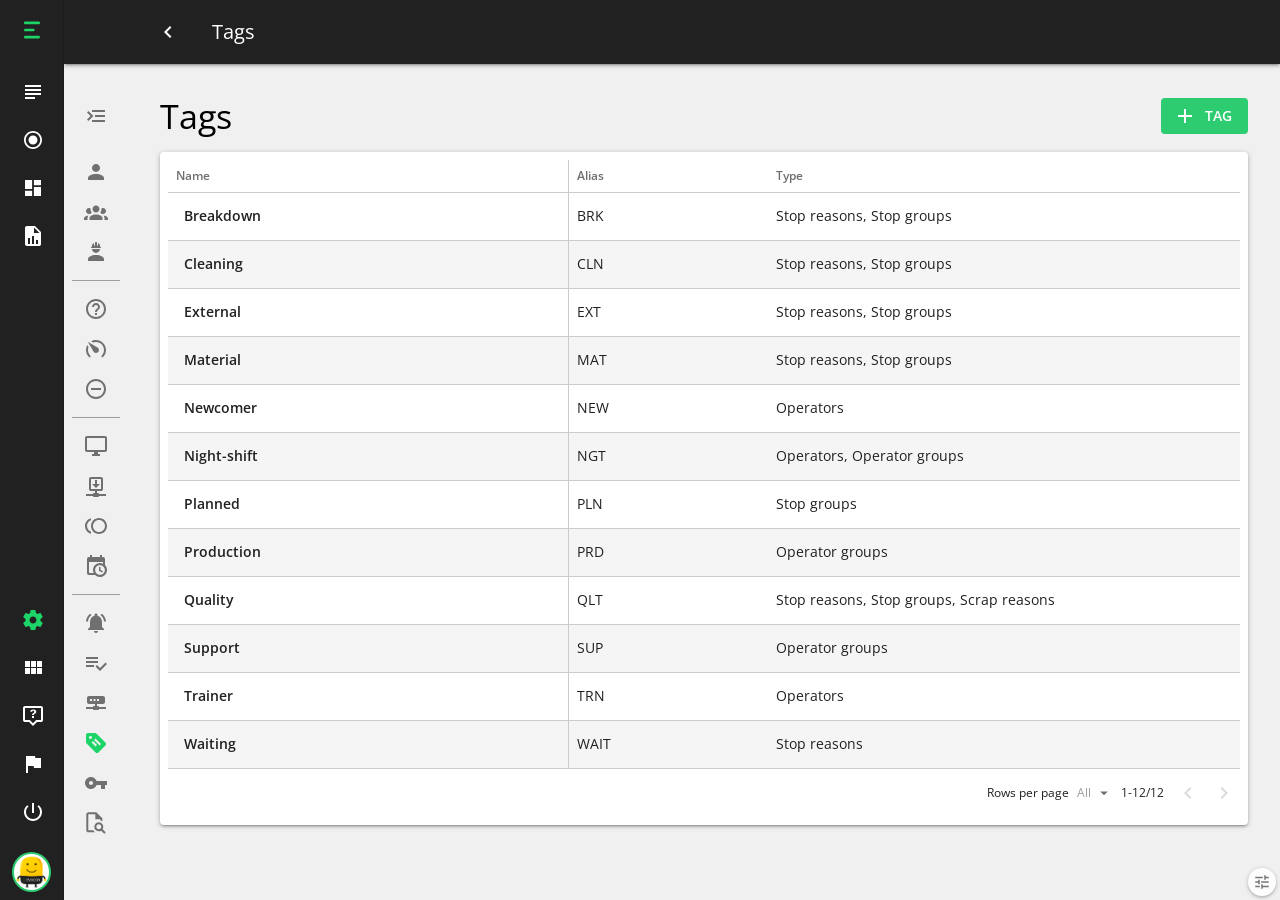
<file: tags-reports/settings/settings.html>
<!DOCTYPE html>
<html lang="en">
<head>
  <meta charset="UTF-8">
  <meta name="viewport" content="width=device-width, initial-scale=1.0">
  <title>Tags · Evocon Settings</title>
  <link rel="preconnect" href="https://fonts.googleapis.com">
  <link rel="preconnect" href="https://fonts.gstatic.com" crossorigin>
  <link href="https://fonts.googleapis.com/css2?family=Open+Sans:wght@400;600;700&display=swap" rel="stylesheet">
  <link rel="stylesheet" href="evocon-ui.css?v=3">
</head>
<body>

<div id="app-root">
  <!-- Main content; Chrome.render() wraps it with sidebars + top bar. One
       section per hash route (#tags, #stop-reasons, #operators). -->

  <!-- ───────── Settings → Tags (SettingsTagsOverview) ───────── -->
  <section class="page" id="pageTags" hidden>
    <div class="page-header">
      <h1 class="page-header__title">Tags</h1>
      <div class="page-header__actions">
        <button class="btn btn--primary" id="btnNewTag">
          <span class="btn__icon" data-icn="add" data-tint="white"></span>
          <span class="btn__text">Tag</span>
        </button>
      </div>
    </div>
    <div class="tablecard">
      <table class="table list" id="tagsTable"></table>
      <div class="tablefooter" data-footer="tags"></div>
    </div>
  </section>

  <!-- ───────── Settings → Stop reasons (SettingsStopReasonsOverview) ───────── -->
  <section class="page" id="pageStopReasons" hidden>
    <div class="page-header">
      <h1 class="page-header__title" data-title="stop-reasons">Stop reasons</h1>
      <div class="page-header__actions">
        <button class="btn btn--secondary" disabled title="Read-only in this prototype">
          <span class="btn__icon" data-icn="add" data-tint="green"></span>
          <span class="btn__text">Group</span>
        </button>
        <button class="btn btn--primary" disabled title="Read-only in this prototype">
          <span class="btn__icon" data-icn="add" data-tint="white"></span>
          <span class="btn__text">Reason</span>
        </button>
      </div>
    </div>
    <div class="filterbar">
      <div class="filterbar__chips">
        <button class="chip chip--search" aria-label="Search"><span class="chip__icon" data-icn="search" data-size="16"></span></button>
        <button class="chip"><span class="chip__icon" data-icn="factory" data-size="18"></span>Factories: All<span class="chip__caret" data-icn="menu-down" data-size="18"></span></button>
        <button class="chip"><span class="chip__icon" data-icn="stations" data-size="18"></span>Stations: All<span class="chip__caret" data-icn="menu-down" data-size="18"></span></button>
        <button class="chip"><span class="chip__icon" data-icn="group" data-size="18"></span>Group: All<span class="chip__caret" data-icn="menu-down" data-size="18"></span></button>
        <button class="chip"><span class="chip__icon" data-icn="types" data-size="18"></span>Type: All<span class="chip__caret" data-icn="menu-down" data-size="18"></span></button>
        <button class="chip-reset">Reset</button>
      </div>
      <div class="view-toggle" data-toggle="stop-reasons">
        <button class="view-toggle__btn" data-view="groups"><span data-icn="group" data-size="16"></span>Groups</button>
        <button class="view-toggle__btn" data-view="list"><span data-icn="list" data-size="16"></span>List</button>
      </div>
    </div>
    <div data-view-body="list">
      <div class="tablecard">
        <table class="table list" id="srTable"></table>
        <div class="tablefooter" data-footer="stop-reasons"></div>
      </div>
    </div>
    <div data-view-body="groups" id="srGroups"></div>
  </section>

  <!-- ───────── Settings → Operators (SettingsOperatorsOverview + groups) ───────── -->
  <section class="page" id="pageOperators" hidden>
    <div class="page-header">
      <h1 class="page-header__title" data-title="operators">Operators</h1>
      <div class="page-header__actions">
        <button class="btn btn--secondary" disabled title="Read-only in this prototype">
          <span class="btn__icon" data-icn="add" data-tint="green"></span>
          <span class="btn__text">Group</span>
        </button>
        <button class="btn btn--primary" disabled title="Read-only in this prototype">
          <span class="btn__icon" data-icn="add" data-tint="white"></span>
          <span class="btn__text">Operator</span>
        </button>
      </div>
    </div>
    <div class="filterbar">
      <div class="filterbar__chips">
        <button class="chip chip--search" aria-label="Search"><span class="chip__icon" data-icn="search" data-size="16"></span></button>
        <button class="chip"><span class="chip__icon" data-icn="factory" data-size="18"></span>Factories: All<span class="chip__caret" data-icn="menu-down" data-size="18"></span></button>
        <button class="chip"><span class="chip__icon" data-icn="stations" data-size="18"></span>Stations: All<span class="chip__caret" data-icn="menu-down" data-size="18"></span></button>
        <button class="chip"><span class="chip__icon" data-icn="key" data-size="18"></span>Passcode: All<span class="chip__caret" data-icn="menu-down" data-size="18"></span></button>
        <button class="chip-reset">Reset</button>
      </div>
      <div class="view-toggle" data-toggle="operators">
        <button class="view-toggle__btn" data-view="groups"><span data-icn="group" data-size="16"></span>Groups</button>
        <button class="view-toggle__btn" data-view="list"><span data-icn="list" data-size="16"></span>List</button>
      </div>
    </div>
    <div data-view-body="list">
      <div class="tablecard">
        <table class="table list" id="opTable"></table>
        <div class="tablefooter" data-footer="operators"></div>
      </div>
    </div>
    <div data-view-body="groups" id="opGroups"></div>
  </section>
</div>

<!-- ───────── Dialogs ─────────
     One shell, filled per entity by the open*Dialog() functions below. -->
<div class="modal-overlay" id="modalEdit">
  <div class="modal">
    <div class="modal__header"><div class="modal__title" data-slot="title"></div></div>
    <div class="modal__body" data-slot="body"></div>
    <div class="modal__footer">
      <div class="modal__footer-left">
        <button class="btn btn--danger" data-slot="delete"><span class="btn__text">Delete</span></button>
      </div>
      <div class="modal__footer-right">
        <button class="btn btn--cancel" data-close><span class="btn__text">Cancel</span></button>
        <button class="btn btn--primary" data-slot="save"><span class="btn__text">Save</span></button>
      </div>
    </div>
  </div>
</div>

<!-- Confirmation (useConfirmDialogStore): sits above the edit dialog. -->
<div class="modal-overlay modal-overlay--top" id="modalConfirm">
  <div class="modal modal--confirm">
    <div class="modal__header"><div class="modal__title">Confirmation</div></div>
    <div class="modal__body">
      <p class="confirm__text" data-slot="text"></p>
      <p class="confirm__detail" data-slot="detail"></p>
    </div>
    <div class="modal__footer">
      <div class="modal__footer-left"></div>
      <div class="modal__footer-right">
        <button class="btn btn--cancel" data-close><span class="btn__text">Cancel</span></button>
        <button class="btn" data-slot="confirm"><span class="btn__text"></span></button>
      </div>
    </div>
  </div>
</div>

<!-- Shared popover for every multi-select field. -->
<div class="dropdown" id="menu"></div>

<script src="../shared/tags-store.js"></script>
<script src="../shared/proto-panel.js"></script>
<script src="chrome.js"></script>
<script>
// ─── Bootstrap chrome ───
Chrome.render({ sb1Active: 'settings', sb2Active: null, title: '', mountSelector: '#app-root' });

// ─── data-icn hydration ───
// Replaces a placeholder `<span data-icn="NAME" data-size="N" data-tint="green">`
// with an actual `<img>` produced by Chrome.icon(...). The placeholder's
// existing classes are preserved (so styling hooks like `.chip__icon` survive).
function hydrateIcons(root) {
  (root || document).querySelectorAll('[data-icn]').forEach(el => {
    if (el.tagName === 'IMG') return; // already hydrated
    const size = el.dataset.size ? Number(el.dataset.size) : 24;
    const tint = el.dataset.tint || null;
    const tmp = document.createElement('div');
    tmp.innerHTML = Chrome.icon(el.dataset.icn, { size, tint });
    const img = tmp.firstChild;
    if (!img) return;
    el.classList.forEach(c => { if (!c.startsWith('icn')) img.classList.add(c); });
    if (el.title) img.title = el.title;
    el.replaceWith(img);
  });
}
hydrateIcons();

// ─── Helpers ───
const S = window.TagsStore;
const $  = (sel, root = document) => root.querySelector(sel);
const $$ = (sel, root = document) => [...root.querySelectorAll(sel)];
const esc = s => String(s ?? '').replace(/[&<>"']/g, c => ({ '&': '&amp;', '<': '&lt;', '>': '&gt;', '"': '&quot;', "'": '&#39;' }[c]));
const tagsOn = () => S.isTagsEnabled();
const typeLabel = key => S.TAG_TYPES.find(t => t.key === key)?.label || key;

// Stations in the product's order; factories derived from them.
const STATION_ORDER = S.STATIONS.map(s => s.name);
const sortStations = list => [...(list || [])].sort((a, b) => STATION_ORDER.indexOf(a) - STATION_ORDER.indexOf(b));
const factoriesOf = stations => S.FACTORIES.filter(f => (stations || []).some(n => S.STATIONS.find(s => s.name === n)?.factory === f));

// Table text, as settingsTableHeaders.js formats lists: "All" when every item
// is picked, "-" when none, otherwise comma separated.
function formatList(list, total) {
  if (!list || list.length === 0) return '-';
  if (total > 0 && list.length >= total) return 'All';
  return list.join(', ');
}
// Field text, as SelectionMenuInput shows a multi-select: "All", or the first
// item + "N more" (listToShortenedString).
function shortList(list, total) {
  if (!list.length) return '';
  if (total > 0 && list.length >= total) return 'All';
  return list.length === 1 ? list[0] : `${list[0]} + ${list.length - 1} more`;
}
const tagText = ids => S.tagNames(ids).join(', ') || '-';

// ─── Tables ───
// cols: [{ label, width, bold, html?, text(row) }]. Plain text cells get a
// title so ellipsed values stay readable on hover.
// The table never shrinks below its fixed columns + room for the free one;
// narrower screens scroll inside the card, as the product's tables do.
const minWidth = cols => cols.reduce((w, c) => w + (parseInt(c.width, 10) || 140), 0) + 'px';
function tableHtml(cols, rows, rowAttrs) {
  return `
    <colgroup>${cols.map(c => `<col style="width:${c.width || 'auto'}">`).join('')}</colgroup>
    <thead><tr>${cols.map(c => `<th><span class="th-inner">${esc(c.label || '')}</span></th>`).join('')}</tr></thead>
    <tbody>${rows.map(r => `<tr ${rowAttrs(r)}>${cols.map(c => {
      if (c.html) return `<td class="${c.bold ? 'td-bold' : ''}">${c.html(r)}</td>`;
      const t = c.text(r);
      return `<td class="${c.bold ? 'td-bold' : ''}" title="${esc(t)}">${esc(t)}</td>`;
    }).join('')}</tr>`).join('')}</tbody>`;
}
function renderFooter(key, count) {
  const el = $(`[data-footer="${key}"]`);
  el.innerHTML = `
    <span class="tablefooter__label">Rows per page</span>
    <span class="tablefooter__per-page">All <span data-icn="menu-down" data-size="18"></span></span>
    <span class="tablefooter__count">${count ? `1-${count}/${count}` : '0-0/0'}</span>
    <div class="tablefooter__nav">
      <button class="icon-btn" aria-label="Previous"><span data-icn="arrow-left"></span></button>
      <button class="icon-btn" aria-label="Next"><span data-icn="arrow-right"></span></button>
    </div>`;
  hydrateIcons(el);
}
const arrowCol = { width: '50px', html: () => '<span class="td-arrow" data-icn="chevron-right" data-size="18"></span>' };

// Collapsible group panels (SettingsGroupPanels). `openIds` keeps which
// panels are open across re-renders.
function groupPanelsHtml(groups, { openIds, color, count, global, cols, rows }) {
  return groups.map(g => `
    <div class="team-group ${openIds.has(g.id) ? 'is-open' : ''}" data-group-id="${g.id}">
      <div class="team-group__header">
        <div class="team-group__left">
          <span class="team-group__drag" data-icn="drag-vertical" aria-hidden="true"></span>
          <button class="icon-btn" title="Edit" data-edit-group="${g.id}"><span data-icn="edit"></span></button>
          ${color ? `<span class="swatch swatch--16" style="background:${esc(g.color)}"></span>` : ''}
          <span class="team-group__name">${esc(g.name)}</span>
          <span class="team-group__count">(${count(g)})</span>
          ${global ? '<span class="team-group__global" data-icn="global" data-size="16" title="Global group"></span>' : ''}
        </div>
        ${tagsOn() ? `
          <span class="team-group__tags ${g.tagIds.length ? '' : 'is-empty'}" title="${esc(tagText(g.tagIds))}">
            <span data-icn="tags" data-size="16"></span><span>${esc(tagText(g.tagIds))}</span>
          </span>` : ''}
        <span class="team-group__caret" data-icn="menu-down"></span>
      </div>
      <div class="team-group__body">${openIds.has(g.id)
        ? `<table class="table" style="min-width:${minWidth(cols)}">${tableHtml(cols, rows(g), r => `data-id="${r.id}"`)}</table>` : ''}</div>
    </div>`).join('');
}
// Header click opens/closes a panel; the pencil edits the group.
function wireGroupPanels(container, openIds, onEditGroup, onRow, rerender) {
  hydrateIcons(container);
  $$('.team-group__header', container).forEach(h => h.addEventListener('click', e => {
    const id = Number(h.parentElement.dataset.groupId);
    if (e.target.closest('[data-edit-group]')) { onEditGroup(id); return; }
    if (openIds.has(id)) openIds.delete(id); else openIds.add(id);
    rerender();
  }));
  $$('.team-group__body tbody tr', container).forEach(tr => tr.addEventListener('click', () => onRow(Number(tr.dataset.id))));
}

// ─── Page: Tags ───
// Columns as tagsTableHeadersConf: Name, Alias, Type.
function renderTags() {
  const tags = S.getTags().sort((a, b) => a.name.localeCompare(b.name, 'en', { sensitivity: 'base' }));
  $('#tagsTable').innerHTML = tableHtml([
    { label: 'Name',  width: '400px', bold: true, text: t => t.name },
    { label: 'Alias', width: '200px', text: t => t.alias },
    { label: 'Type',  text: t => t.types.map(typeLabel).join(', ') || '-' },
  ], tags, t => `data-id="${t.id}"`);
  $('#tagsTable').style.minWidth = '800px';
  $$('#tagsTable tbody tr').forEach(tr => tr.addEventListener('click', () => openTagDialog(Number(tr.dataset.id))));
  renderFooter('tags', tags.length);
}

// ─── Page: Stop reasons ───
// List columns as stopReasonsTableHeadersConf, plus "Stop reason tags" and
// "Stop group tags" (the two fields Reports filters on). Groups view drops
// Group and Stop group tags: the group header carries those.
const views = { 'stop-reasons': 'groups', operators: 'list' };
const srOpen = new Set();

function groupCell(g) {
  if (!g) return '-';
  return `<span class="cell-flex"><span class="swatch swatch--16" style="background:${esc(g.color)}"></span>
    <span class="cell-ellipsis">${esc(g.name)}</span><span data-icn="global" data-size="16" title="Global group"></span></span>`;
}
function stopTypeCell(r) {
  const unplanned = r.type === 'Unplanned';
  return `<span class="cell-flex"><span class="dot ${unplanned ? 'dot--red' : 'dot--grey'}"></span>${unplanned ? 'Unplanned' : 'Planned'}</span>`;
}
function reasonCols(withGroup) {
  const groups = S.getStopGroups();
  return [
    { label: 'Stop reason', width: '170px', bold: true, text: r => r.name },
    { label: 'Stop types', width: '120px', html: stopTypeCell },
    { label: 'OEE calculation', width: '125px', text: r => r.includeInOee ? 'Included' : 'Excluded' },
    { label: 'Factories', width: '100px', text: r => formatList(factoriesOf(r.stations), S.FACTORIES.length) },
    withGroup && { label: 'Group', width: '160px', html: r => groupCell(groups.find(g => g.name === r.group)) },
    tagsOn() && { label: 'Stop reason tags', width: '150px', text: r => tagText(r.tagIds) },
    tagsOn() && withGroup && { label: 'Stop group tags', width: '150px', text: r => tagText(groups.find(g => g.name === r.group)?.tagIds) },
    { label: 'Stations', text: r => formatList(sortStations(r.stations), S.STATIONS.length) },
    arrowCol,
  ].filter(Boolean);
}
function renderStopReasons() {
  const reasons = S.getStopReasons();
  if (views['stop-reasons'] === 'list') {
    const cols = reasonCols(true);
    $('#srTable').innerHTML = tableHtml(cols, reasons, r => `data-id="${r.id}"`);
    $('#srTable').style.minWidth = minWidth(cols);
    hydrateIcons($('#srTable'));
    $$('#srTable tbody tr').forEach(tr => tr.addEventListener('click', () => openReasonDialog(Number(tr.dataset.id))));
    renderFooter('stop-reasons', reasons.length);
  } else {
    const box = $('#srGroups');
    box.innerHTML = groupPanelsHtml(S.getStopGroups(), {
      openIds: srOpen, color: true, global: true,
      count: g => reasons.filter(r => r.group === g.name).length,
      cols: reasonCols(false), rows: g => reasons.filter(r => r.group === g.name),
    });
    wireGroupPanels(box, srOpen, openStopGroupDialog, openReasonDialog, renderStopReasons);
  }
}

// ─── Page: Operators ───
// Columns from the Teams prototype that stay: name, factories, operator
// group, shift leader, stations, passcode (+ Tags).
const opOpen = new Set();
function operatorCols(withGroup) {
  return [
    { label: 'First name', width: '170px', bold: true, text: o => o.firstName },
    { label: 'Last name', width: '170px', bold: true, text: o => o.lastName },
    withGroup && { label: 'Factories', width: '110px', text: o => formatList(factoriesOf(o.stations), S.FACTORIES.length) },
    withGroup && { label: 'Operator group', width: '150px', text: o => o.group || '-' },
    { label: 'Shift leader', width: '110px', text: o => o.canLead ? 'Yes' : 'No' },
    tagsOn() && { label: 'Tags', width: '170px', text: o => tagText(o.tagIds) },
    { label: 'Stations', text: o => formatList(sortStations(o.stations), S.STATIONS.length) },
    { label: 'Passcode', width: '100px', text: o => o.passcode ? 'Yes' : 'No' },
    arrowCol,
  ].filter(Boolean);
}
function renderOperators() {
  const ops = S.getOperators();
  if (views.operators === 'list') {
    const cols = operatorCols(true);
    $('#opTable').innerHTML = tableHtml(cols, ops, o => `data-id="${o.id}"`);
    $('#opTable').style.minWidth = minWidth(cols);
    hydrateIcons($('#opTable'));
    $$('#opTable tbody tr').forEach(tr => tr.addEventListener('click', () => openOperatorDialog(Number(tr.dataset.id))));
    renderFooter('operators', ops.length);
  } else {
    const box = $('#opGroups');
    box.innerHTML = groupPanelsHtml(S.getOperatorGroups(), {
      openIds: opOpen, color: false, global: false,
      count: g => ops.filter(o => o.group === g.name).length,
      cols: operatorCols(false), rows: g => ops.filter(o => o.group === g.name),
    });
    wireGroupPanels(box, opOpen, openOperatorGroupDialog, openOperatorDialog, renderOperators);
  }
}

// ─── Routing ───
// settings.html#tags | #stop-reasons | #operators. Tags is gated by the
// feature flag, like the product's menu item and route guard.
const PAGES = {
  tags:           { el: '#pageTags',        title: () => 'Tags',                                                            render: renderTags },
  'stop-reasons': { el: '#pageStopReasons', title: () => views['stop-reasons'] === 'groups' ? 'Stop groups' : 'Stop reasons', render: renderStopReasons },
  operators:      { el: '#pageOperators',   title: () => views.operators === 'groups' ? 'Operator groups' : 'Operators',     render: renderOperators },
};
let page = null;

function route() {
  let key = location.hash.slice(1);
  if (!PAGES[key] || (key === 'tags' && !tagsOn())) key = tagsOn() ? 'tags' : 'stop-reasons';
  if (location.hash !== '#' + key) history.replaceState(null, '', '#' + key);
  if (page !== key) { closeMenu(); closeAllModals(); }
  page = key;
  Object.entries(PAGES).forEach(([k, p]) => { $(p.el).hidden = k !== key; });
  Chrome.setActive(key);
  Chrome.setItemVisible('tags', tagsOn());
  renderPage();
}
function renderPage() {
  const p = PAGES[page];
  const view = views[page];
  if (view) {
    $$(`${p.el} [data-view-body]`).forEach(b => { b.hidden = b.dataset.viewBody !== view; });
    $$(`${p.el} .view-toggle__btn`).forEach(b => b.classList.toggle('is-active', b.dataset.view === view));
    $(`${p.el} [data-title]`).textContent = p.title();
  }
  Chrome.setTitle(p.title());
  document.title = `${p.title()} · Evocon Settings`;
  p.render();
}
$$('.view-toggle').forEach(t => t.addEventListener('click', e => {
  const btn = e.target.closest('.view-toggle__btn');
  if (!btn) return;
  views[t.dataset.toggle] = btn.dataset.view;
  renderPage();
}));
window.addEventListener('hashchange', route);

// ─── Dialog shell ───
const modal = $('#modalEdit');
let onSave = null, onDelete = null;

// title, body html, save/delete handlers (no delete handler → no Delete button).
function openDialog({ title, body, narrow, save, del }) {
  closeMenu();
  $('[data-slot="title"]', modal).textContent = title;
  $('[data-slot="body"]', modal).innerHTML = body;
  $('.modal', modal).classList.toggle('modal--narrow', !!narrow);
  $('[data-slot="delete"]', modal).hidden = !del;
  onSave = save; onDelete = del;
  hydrateIcons(modal);
  modal.classList.add('is-open');
}
function closeAllModals() { $$('.modal-overlay').forEach(m => m.classList.remove('is-open')); closeMenu(); }
function closeTopModal() {
  if ($('#modalConfirm').classList.contains('is-open')) $('#modalConfirm').classList.remove('is-open');
  else closeAllModals();
}
$('[data-slot="save"]', modal).addEventListener('click', () => onSave && onSave());
$('[data-slot="delete"]', modal).addEventListener('click', () => onDelete && onDelete());
document.addEventListener('click', e => {
  if (e.target.matches('.modal-overlay')) closeTopModal();
  else if (e.target.closest('[data-close]')) closeTopModal();
});
document.addEventListener('keydown', e => {
  if (e.key !== 'Escape') return;
  if ($('#menu').classList.contains('is-open')) closeMenu(); else closeTopModal();
});

// Confirmation (useConfirmDialogStore): title "Confirmation", the question,
// an optional detail line, and the action button (red Delete or green Save).
function confirmDialog({ text, detail = '', label = 'Delete', danger = true, action }) {
  const box = $('#modalConfirm');
  $('[data-slot="text"]', box).textContent = text;
  $('[data-slot="detail"]', box).textContent = detail;
  $('[data-slot="detail"]', box).hidden = !detail;
  const btn = $('[data-slot="confirm"]', box);
  btn.className = `btn ${danger ? 'btn--danger-filled' : 'btn--primary'}`;
  $('.btn__text', btn).textContent = label;
  btn.onclick = () => { box.classList.remove('is-open'); action(); };
  box.classList.add('is-open');
}

// "2 stop reasons, 1 stop group and 3 operators" from TagsStore.tagUsage();
// Types with no items are left out. '' when nothing uses the tag.
const USAGE_NOUNS = {
  STOP_REASON: ['stop reason', 'stop reasons'], STOP_GROUP: ['stop group', 'stop groups'],
  OPERATOR: ['operator', 'operators'], OPERATOR_GROUP: ['operator group', 'operator groups'],
};
function usageText(usage, types = Object.keys(USAGE_NOUNS)) {
  const parts = types.filter(t => usage[t]?.length).map(t => {
    const n = usage[t].length;
    return `${n} ${USAGE_NOUNS[t][n === 1 ? 0 : 1]}`;
  });
  return parts.length > 1 ? `${parts.slice(0, -1).join(', ')} and ${parts.at(-1)}` : (parts[0] || '');
}

// ─── Fields ───
// Filled input / select look from the Teams prototype. `disabled` fields are
// the read-only parts of this prototype: only tags can be saved.
function inputField({ id, value = '', placeholder, hint, max, disabled }) {
  return `
    <div class="field ${disabled ? 'is-disabled' : ''}" ${id ? `data-field="${id}"` : ''}>
      <input class="field__input" ${id ? `id="${id}"` : ''} value="${esc(value)}" placeholder="${esc(placeholder)}"
             ${max ? `maxlength="${max}"` : ''} ${disabled ? 'disabled' : ''}>
      <div class="field__bottom">
        <span class="field__hint" data-hint="${esc(hint)}">${esc(hint)}</span>
        ${max ? `<span class="field__counter"><span data-count>${value.length}</span> / ${max}</span>` : ''}
      </div>
    </div>`;
}
// `note` (HTML) is an extra line under the hint, e.g. why a field is disabled.
function selectField({ id, text, placeholder, hint, disabled, prefix = '', note = '' }) {
  return `
    <div class="field ${disabled ? 'is-disabled' : ''}" ${id ? `data-field="${id}"` : ''}>
      <button type="button" class="field__select ${text ? '' : 'is-empty'}" ${id ? `id="${id}"` : ''} ${disabled ? 'disabled' : ''}>
        ${prefix}<span class="field__select-text">${esc(text || placeholder)}</span>
        <span class="field__select-caret" data-icn="menu-down"></span>
      </button>
      <div class="field__bottom"><span class="field__hint" data-hint="${esc(hint)}">${esc(hint)}</span></div>
      ${note ? `<div class="field__note">${note}</div>` : ''}
    </div>`;
}
// Field error: red underline, and the hint shows the message (null clears it).
function setFieldError(id, message) {
  const field = $(`[data-field="${id}"]`);
  const hint = $('.field__hint', field);
  field.classList.toggle('is-error', !!message);
  hint.textContent = message || hint.dataset.hint;
}
const switchRow = ({ on, label, hint }) => `
  <div class="switch-row">
    <button type="button" class="op-switch ${on ? 'is-on' : ''}" role="switch" aria-checked="${on}" disabled><span class="op-switch-knob"></span></button>
    <div><div class="switch-row__label">${esc(label)}</div>${hint ? `<div class="switch-row__hint">${esc(hint)}</div>` : ''}</div>
  </div>`;
const checkboxMarker = on => `<span class="dropdown__row-cbicon" data-icn="${on ? 'checkbox-marked' : 'checkbox-blank'}" ${on ? 'data-tint="green"' : ''}></span>`;

// Live counters on text inputs inside a dialog.
function wireCounters(root) {
  $$('.field__input', root).forEach(inp => inp.addEventListener('input', () => {
    const c = inp.closest('.field').querySelector('[data-count]');
    if (c) c.textContent = inp.value.length;
    if (inp.id) setFieldError(inp.id, null);
  }));
}

// ─── Multi-select popover ───
// items: [{ value, label, isNew }]; `sel` is the draft array, changed in place.
// `search`: a "Search" box above the rows (the product shows one on lists of
// more than 5 items).
let menuAnchor = null;
function openMultiMenu(trigger, items, sel, onChange, { search = false } = {}) {
  const menu = $('#menu');
  if (menuAnchor === trigger) { closeMenu(); return; }
  closeMenu();
  menu.innerHTML = `
    ${search ? `<label class="dropdown__search"><span data-icn="search" data-size="20"></span>
      <input type="text" placeholder="Search" aria-label="Search"></label>` : ''}
    <div class="dropdown__rows"></div>`;
  const box = $('.dropdown__rows', menu);
  const input = $('.dropdown__search input', menu);
  const draw = () => {
    const q = (input?.value || '').trim().toLocaleLowerCase();
    const shown = items.map((it, i) => ({ it, i })).filter(({ it }) => it.label.toLocaleLowerCase().includes(q));
    box.innerHTML = shown.length ? shown.map(({ it, i }) => `
      <div class="dropdown__row ${sel.includes(it.value) ? 'is-checked' : ''}" data-i="${i}">
        ${checkboxMarker(sel.includes(it.value))}
        <span class="dropdown__row-label">${esc(it.label)}</span>
        ${it.isNew ? '<span class="dropdown__row-pill" title="New in this prototype">New</span>' : ''}
      </div>`).join('') : '<div class="dropdown__empty">No search results</div>';
    hydrateIcons(box);
  };
  hydrateIcons(menu);
  draw();
  if (input) input.addEventListener('input', draw);
  menu.onclick = e => {
    e.stopPropagation();
    const row = e.target.closest('.dropdown__row');
    if (!row) return;
    const v = items[Number(row.dataset.i)].value;
    const at = sel.indexOf(v);
    if (at >= 0) sel.splice(at, 1); else sel.push(v);
    draw();
    onChange();
  };
  menuAnchor = trigger;
  menu.classList.add('is-open');
  positionMenu();
  if (input) input.focus();
}
// Below the field, or above it when the list does not fit below.
function positionMenu() {
  if (!menuAnchor) return;
  const r = menuAnchor.getBoundingClientRect();
  const menu = $('#menu');
  menu.style.left = r.left + 'px';
  menu.style.width = Math.max(r.width, 240) + 'px';
  const below = innerHeight - r.bottom - 12;
  const up = menu.offsetHeight > below && r.top > below;
  menu.style.top = (up ? Math.max(8, r.top - 4 - menu.offsetHeight) : r.bottom + 4) + 'px';
}
function closeMenu() { $('#menu').classList.remove('is-open'); menuAnchor = null; }
document.addEventListener('click', e => { if (menuAnchor && !e.target.closest('#menu') && !menuAnchor.contains(e.target)) closeMenu(); });
window.addEventListener('scroll', positionMenu, true);
window.addEventListener('resize', closeMenu);

// Tag picker: "Tags (Optional)", items = tags whose Type includes `type`.
// Disabled when there are no such tags, as in the product; a note says why
// and links to Settings → Tags.
function tagField(type, draft) {
  const opts = S.tagsOfType(type);
  const note = opts.length ? '' :
    `No tags for ${esc(typeLabel(type).toLocaleLowerCase())}. Create them in <a href="#tags">Settings → Tags</a>.`;
  return {
    field: selectField({
      id: 'fldTags', text: shortList(S.tagNames(draft), 0), placeholder: 'Tags', hint: 'Tags (Optional)', disabled: !opts.length, note,
    }),
    get row() { return `<div class="field-row field-row--single">${this.field}</div>`; },
    wire() {
      const trig = $('#fldTags');
      if (!trig) return;
      const items = opts.map(t => ({ value: t.id, label: t.name }));
      trig.addEventListener('click', e => {
        e.stopPropagation();
        openMultiMenu(trig, items, draft, () => {
          const text = shortList(S.tagNames(draft), 0);
          trig.classList.toggle('is-empty', !text);
          $('.field__select-text', trig).textContent = text || 'Tags';
        }, { search: items.length > 5 });
      });
    },
  };
}

// ─── Snackbar (GlobalNotification: top right, 5 s; here below the page
// header buttons so it never covers "+ Tag") ───
function showSnack(message, type = 'success') {
  let host = $('.snackbar-host');
  if (!host) { host = document.createElement('div'); host.className = 'snackbar-host'; document.body.appendChild(host); }
  const el = document.createElement('div');
  el.className = `snackbar snackbar--${type}`;
  el.innerHTML = `
    <span data-icn="${type === 'success' ? 'check-circle' : 'alert-circle'}" data-tint="${type === 'success' ? 'green' : 'red'}"></span>
    <span class="snackbar__text">${esc(message)}</span>
    <button class="snackbar__close" aria-label="Close"><span data-icn="close-circle"></span></button>`;
  host.appendChild(el);
  hydrateIcons(el);
  const dismiss = () => el.remove();
  $('.snackbar__close', el).addEventListener('click', dismiss);
  setTimeout(dismiss, 5000);
}

// ─── Tag dialog (SettingsTagEditForm) ───
// Fields: Tag (200), Alias (15), Type. Operators and Operator groups are the
// two Types this mission adds; a "New" pill marks them in this prototype.
function openTagDialog(id) {
  const tag = id ? S.tagById(id) : null;
  const types = [...(tag?.types || [])];
  const typeItems = S.TAG_TYPES.map(t => ({ value: t.key, label: t.label, isNew: t.isNew }));
  const typeText = () => shortList(types.map(typeLabel), S.TAG_TYPES.length);
  openDialog({
    title: tag ? tag.name : 'New: Tag',
    narrow: true,
    body: `
      <div class="field-row">${inputField({ id: 'tagName', value: tag?.name, placeholder: 'Tag', hint: 'Tag', max: 200 })}</div>
      <div class="field-row">${inputField({ id: 'tagAlias', value: tag?.alias, placeholder: 'Alias', hint: 'Alias', max: 15 })}</div>
      <div class="field-row">${selectField({ id: 'tagTypes', text: typeText(), placeholder: 'Type', hint: 'Type' })}</div>`,
    save() {
      const name = $('#tagName').value.trim();
      const alias = $('#tagAlias').value.trim();
      // Required fields: the hint turns into the error, as in the product.
      // Names are unique, ignoring case and spaces at either end.
      const nameError = !name ? 'Tag' : S.isNameTaken(name, tag?.id) ? 'Tag with the same name already exists' : null;
      setFieldError('tagName', nameError);
      setFieldError('tagAlias', alias ? null : 'Alias');
      setFieldError('tagTypes', types.length ? null : 'Select at least one type');
      if (nameError || !alias || !types.length) return;
      const write = () => {
        S.saveTag({ id: tag?.id, name, alias, types: [...types] });
        closeAllModals();
        showSnack(`${name} ${tag ? 'updated' : 'added'}`);
      };
      // Removing a Type takes the tag off every item of that Type: say so first.
      const lost = tag ? usageText(S.tagUsage(tag.id), tag.types.filter(t => !types.includes(t))) : '';
      if (lost) confirmDialog({ text: `${name} will be removed from ${lost}.`, label: 'Save', danger: false, action: write });
      else write();
    },
    del: tag && (() => {
      const used = usageText(S.tagUsage(tag.id));
      confirmDialog({
        text: `Are you sure you want to delete ${tag.name}?`,
        detail: `${used ? `Used on ${used}. ` : ''}Saved reports that filter on this tag will show it as Deleted and find no stops.`,
        action: () => {
          S.deleteTag(tag.id);
          closeAllModals();
          showSnack(`${tag.name} deleted`);
        },
      });
    }),
  });
  wireCounters(modal);
  const trig = $('#tagTypes');
  trig.addEventListener('click', e => {
    e.stopPropagation();
    openMultiMenu(trig, typeItems, types, () => {
      trig.classList.toggle('is-empty', !types.length);
      $('.field__select-text', trig).textContent = typeText() || 'Type';
      if (types.length) setFieldError('tagTypes', null);
    });
  });
  if (!tag) $('#tagName').focus();
}
$('#btnNewTag').addEventListener('click', () => openTagDialog(null));

// ─── Stop reason dialog (SettingsStopReasonEdit) ───
// Only "Tags (Optional)" is live; Reports joins on names, so the rest is shown
// as in the product but disabled.
function openReasonDialog(id) {
  const r = S.getStopReasons().find(x => x.id === id);
  const g = S.getStopGroups().find(x => x.name === r.group);
  const draft = [...r.tagIds];
  const tags = tagsOn() ? tagField('STOP_REASON', draft) : null;
  const unplanned = r.type === 'Unplanned';
  const advanced = [
    ['Include in OEE calculation', r.includeInOee, 'When enabled, this stop reason will reduce OEE.'],
    ['Include in technical availability', false, 'When enabled this reason will be used to calculate technical availability.'],
    ['Require extra note from operators', false, 'Require extra note only if stop exceeds set time.'],
    ['Require location from operators', false, 'When enabled operators must choose location when using this reason.'],
    ['Allow joining of multiple stops', false, 'Joined stops count as one in statistics.'],
    ['Maximum allowed duration', false, ''],
  ];
  openDialog({
    title: r.name,
    body: `
      <div class="field-row">${inputField({ value: r.name, placeholder: 'Name', hint: 'Stop name', max: 200, disabled: true })}</div>
      <div class="field-row">
        ${selectField({ text: r.group, hint: 'Group', disabled: true, prefix: `<span class="swatch swatch--16" style="background:${esc(g?.color)}"></span>` })}
        ${selectField({ text: unplanned ? 'Unplanned' : 'Planned', hint: 'Stop type', disabled: true })}
      </div>
      <div class="field-row">
        ${selectField({ text: shortList(sortStations(r.stations), S.STATIONS.length), placeholder: 'Stations', hint: 'Stations', disabled: true })}
        ${tags ? tags.field : '<div class="field"></div>'}
      </div>
      <div class="dialog-links">
        <button class="btn btn--tertiary" disabled>
          <span class="btn__icon" data-icn="open-in-new" data-size="18"></span><span class="btn__text">Machine locations</span>
        </button>
      </div>
      <div class="advanced">
        <div class="advanced__title">Advanced settings</div>
        ${advanced.map(([label, on, tip]) => `
          <div class="advanced__row">
            ${checkboxMarker(on)}<span class="advanced__label">${esc(label)}</span>
            ${tip ? `<span class="advanced__info" data-icn="information" data-size="18" title="${esc(tip)}"></span>` : ''}
          </div>`).join('')}
      </div>`,
    save() {
      S.saveItem('stopReasons', { id: r.id, tagIds: [...draft] });
      closeAllModals();
      showSnack(`${r.name} updated`);
    },
  });
  tags && tags.wire();
}

// ─── Stop group dialog (SettingsGroupEdit, comment fields) ───
function openStopGroupDialog(id) {
  const g = S.getStopGroups().find(x => x.id === id);
  const draft = [...g.tagIds];
  const tags = tagsOn() ? tagField('STOP_GROUP', draft) : null;
  openDialog({
    title: `Edit: ${g.name}`,
    body: `
      <div class="field-row">
        ${inputField({ value: g.name, placeholder: 'Group name', hint: 'Group name', max: 100, disabled: true })}
        ${selectField({ text: ' ', hint: 'Group color in reports', disabled: true, prefix: `<span class="swatch swatch--24" style="background:${esc(g.color)}"></span>` })}
      </div>
      ${tags ? tags.row : ''}
      ${switchRow({ on: true, label: 'Global group', hint: 'Enable if this group should be available in all factories.' })}`,
    save() {
      S.saveItem('stopGroups', { id: g.id, tagIds: [...draft] });
      closeAllModals();
      showSnack(`${g.name} updated`);
    },
  });
  tags && tags.wire();
}

// ─── Operator dialog (SettingsOperatorsEdit + Teams prototype fields) ───
function openOperatorDialog(id) {
  const o = S.getOperators().find(x => x.id === id);
  const draft = [...o.tagIds];
  const tags = tagsOn() ? tagField('OPERATOR', draft) : null;
  openDialog({
    title: `${o.firstName} ${o.lastName}`,
    body: `
      <div class="field-row">
        ${inputField({ value: o.firstName, placeholder: 'First name', hint: 'First name', max: 200, disabled: true })}
        ${inputField({ value: o.lastName, placeholder: 'Last name', hint: 'Last name', max: 100, disabled: true })}
      </div>
      <div class="field-row">
        ${selectField({ text: o.group, placeholder: 'Operator group', hint: 'Operator group', disabled: true })}
        ${selectField({ text: shortList(sortStations(o.stations), S.STATIONS.length), placeholder: 'Stations', hint: 'Stations', disabled: true })}
      </div>
      ${tags ? tags.row : ''}
      ${switchRow({ on: !!o.canLead, label: 'Allow as shift leader', hint: 'Operator can be set as shift leader in Shift View' })}
      <div class="section-title">
        <div class="section-title__spacer"></div>
        <div class="section-title__text">Checklists authentication</div>
        <span class="section-title__icon" data-icn="information" data-size="16"></span>
      </div>
      <div class="passcode-card">
        <div class="passcode-card__icon" data-icn="key"></div>
        <div class="passcode-card__text">${o.passcode ? 'Passcode' : 'No passcode created'}</div>
        <button class="btn btn--secondary" disabled><span class="btn__text">${o.passcode ? 'Regenerate' : 'Generate'}</span></button>
      </div>`,
    save() {
      S.saveItem('operators', { id: o.id, tagIds: [...draft] });
      closeAllModals();
      showSnack(`${o.firstName} ${o.lastName} updated`);
    },
  });
  tags && tags.wire();
}

// ─── Operator group dialog (Teams prototype; SettingsGroupEdit title) ───
function openOperatorGroupDialog(id) {
  const g = S.getOperatorGroups().find(x => x.id === id);
  const draft = [...g.tagIds];
  const tags = tagsOn() ? tagField('OPERATOR_GROUP', draft) : null;
  openDialog({
    title: `Edit: ${g.name}`,
    narrow: true,
    body: `
      <div class="field-row">
        ${inputField({ value: g.name, placeholder: 'Group name', hint: 'Group name', max: 100, disabled: true })}
        ${selectField({ text: shortList(g.factories || [], S.FACTORIES.length), placeholder: 'Factories', hint: 'Factories', disabled: true })}
      </div>
      ${tags ? tags.row : ''}`,
    save() {
      S.saveItem('operatorGroups', { id: g.id, tagIds: [...draft] });
      closeAllModals();
      showSnack(`${g.name} updated`);
    },
  });
  tags && tags.wire();
}

// ─── Store changes ───
// Saves here, the Tags feature switch (proto panel, H) and saves in another
// tab all arrive as `tags:changed`. Turning tags off closes any open dialog,
// since its Tags field is gone.
let wasOn = tagsOn();
function onStoreChange() {
  if (wasOn !== tagsOn()) { wasOn = tagsOn(); closeAllModals(); }
  route();
}
window.addEventListener('tags:changed', onStoreChange);
window.addEventListener('proto:tagsFeature', onStoreChange);

// For scripted checks (tests/shot.mjs steps).
window.__settingsProto = { openTagDialog, openReasonDialog, openStopGroupDialog, openOperatorDialog, openOperatorGroupDialog, views };

route();
</script>
</body>
</html>
</file>
<file: assets/launcher.css>
/* Launcher: the dark start screen (root) and each prototype's landing page.
   Based on the Evocon login screen and the Figma "Overview card row" selector
   (Tags-to-reports, node 34015:3773). */
:root {
  --bg: #212121;        /* page, as the login screen */
  --card: #303030;      /* selector card */
  --row: #212121;       /* selector row */
  --row-hover: #2a2a2a;
  --text: #ffffff;
  --muted: #9e9e9e;
  --green: #2ecc71;
}
* { box-sizing: border-box; }
html, body { margin: 0; min-height: 100%; }
body {
  background: var(--bg); color: var(--text);
  font-family: 'Open Sans', sans-serif; -webkit-font-smoothing: antialiased;
  min-height: 100vh; display: flex; flex-direction: column;
}
.logo { position: absolute; top: 28px; left: 32px; height: 20px; display: block; }
.logo img { height: 20px; display: block; }

main {
  flex: 1; display: flex; flex-direction: column; align-items: center; justify-content: center;
  padding: 96px 16px 48px;
}
.mr-evocon { width: 120px; height: auto; display: block; margin-bottom: 24px; }

.title { font-size: 16px; font-weight: 600; line-height: 24px; margin: 0 0 4px; text-align: center; }
.back {
  display: inline-flex; align-items: center; gap: 2px; margin: 0 0 16px;
  font-size: 13px; line-height: 20px; color: var(--muted); text-decoration: none;
}
.back:hover { color: var(--text); }
.back svg { fill: currentColor; }

/* The selector: a card of rows, each a link (so every row has a URL to share). */
.selector {
  width: 363px; max-width: 100%; background: var(--card); border-radius: 4px;
  padding: 16px 14px; display: flex; flex-direction: column; gap: 16px;
}
.selector a {
  display: flex; align-items: center; justify-content: space-between; gap: 8px;
  height: 48px; padding: 0 12px 0 16px; background: var(--row); border-radius: 2px;
  color: var(--text); text-decoration: none; font-size: 16px; line-height: 24px;
  outline: none; transition: background .12s;
}
.selector a:hover { background: var(--row-hover); }
.selector a:focus-visible { box-shadow: 0 0 0 2px var(--green); }
.selector a span { white-space: nowrap; overflow: hidden; text-overflow: ellipsis; }
.selector a svg { flex-shrink: 0; fill: var(--text); }
</file>
<file: operators-teams/prototype/evocon-ui.css>
/* ─── Evocon design tokens & primitives ───
   Mirrors the variables and styles used in the Figma source for
   Operators & Teams. Shared between setup-proto.html and index.html. */

:root {
  /* Brand */
  --evocon-green:       #2ecc71;       /* = --solid-green-300 (Primary) */
  --evocon-green-12:    rgba(46, 204, 113, 0.12);

  /* ─── Solid palette (Figma Design-System "Solid") ─── */
  --solid-white:     #ffffff;
  --solid-black:     #000000;

  /* Greys */
  --solid-grey-100:  #f5f5f5;
  --solid-grey-200:  #eeeeee;
  --solid-grey-300:  #cccccc;
  --solid-grey-400:  #9e9e9e;          /* legacy alias kept for backwards compat */
  --solid-grey-500:  #898989;          /* Design-System Grey 500 */
  --solid-grey-600:  #707070;          /* Design-System Grey 600 — Evocon caption/default icon */
  --solid-grey-700:  #303030;
  --solid-grey-800:  #272727;
  --solid-grey-900:  #212121;
  --solid-grey-1000: #101010;

  /* Greens */
  --solid-green-100: #b7ffd5;
  --solid-green-200: #90da8b;
  --solid-green-300: #2ecc71;
  --solid-green-400: #0aac00;

  /* Reds */
  --solid-red-100:   #fef4f3;
  --solid-red-200:   #fee8e7;
  --solid-red-300:   #f44336;
  --solid-red-400:   #e01c21;
  --solid-red-500:   #851114;

  /* Oranges */
  --solid-orange-100: #fdf1e2;
  --solid-orange-200: #ffdaaf;
  --solid-orange-300: #faac3c;
  --solid-orange-400: #f28a0d;

  /* Yellows */
  --solid-yellow-100: #fffae1;
  --solid-yellow-200: #ffef9d;
  --solid-yellow-300: #fdf502;
  --solid-yellow-400: #fdd505;

  /* Blues */
  --solid-blue-100:  #b3f1fb;
  --solid-blue-200:  #0ccae8;
  --solid-blue-300:  #0099ff;

  /* Purples */
  --solid-purple-100: #d3ace8;
  --solid-purple-200: #975ab6;

  /* ─── Chart colors (Figma Design-System "Chart colors") ─── */
  --chart-light-grey:  #cdcdcd;
  --chart-grey:        #666666;
  --chart-blue:        #0066cc;
  --chart-light-blue:  #3498db;
  --chart-cyan:        #1abc9c;
  --chart-green:       #2ecc71;
  --chart-neon-green:  #a7d129;
  --chart-yellow:      #f1c40f;
  --chart-coral:       #fa8072;
  --chart-red:         #800808;
  --chart-pink:        #fb85ad;
  --chart-magenta:     #f3368d;
  --chart-lilac:       #909afc;
  --chart-violet:      #9b59b6;

  /* Text — aliases over the solid palette so colours stay in sync */
  --text-heading:        var(--solid-grey-900);
  --text-body:           var(--solid-grey-900);
  --text-body-disabled:  var(--solid-grey-400);
  --text-caption:        var(--solid-grey-600);
  --text-on-dark:        var(--solid-white);

  /* Backgrounds */
  --bg-app:                #f0f0f0;
  --bg-card:               var(--solid-white);
  --bg-input:              var(--solid-grey-100);
  --bg-table-light:        var(--solid-white);
  --bg-table-dark:         var(--solid-grey-100);
  --bg-sidebar-dark:       var(--solid-grey-900);
  --bg-topbar:             var(--solid-grey-900);
  --bg-chip:               var(--solid-grey-200);
  --bg-button-tertiary:    var(--solid-grey-200);

  /* Strokes */
  --stroke-input:    var(--solid-grey-600);
  --stroke-table:    var(--solid-grey-300);
  --stroke-divider:  rgba(0, 0, 0, 0.12);

  /* Typography */
  --font-default: 'Open Sans', -apple-system, BlinkMacSystemFont, 'Segoe UI', sans-serif;

  /* Radii */
  --r-4: 4px;
  --r-24: 24px;

  /* Shadows (Figma "Default shadow (2 el)") */
  --shadow-card:
    0 3px 1px -2px rgba(0,0,0,0.12),
    0 2px 2px 0    rgba(0,0,0,0.12),
    0 1px 5px 0    rgba(0,0,0,0.25);

  /* Sidebar widths */
  --sidebar-1-w: 64px;
  --sidebar-2-w: 64px;
  --topbar-h:    64px;
}

* { box-sizing: border-box; margin: 0; padding: 0; }

html, body {
  height: 100%;
}

body {
  font-family: var(--font-default);
  background: var(--bg-app);
  color: var(--text-body);
  font-size: 14px;
  line-height: 20px;
  -webkit-font-smoothing: antialiased;
  -moz-osx-font-smoothing: grayscale;
}

button { font-family: inherit; }

/* ─── Type ─── */
.t-h4    { font-size: 34px; line-height: 40px; letter-spacing: 0.12px; font-weight: 400; color: var(--text-heading); }
.t-h6    { font-size: 20px; line-height: 28px; font-weight: 400; color: var(--text-heading); }
.t-modal { font-size: 20px; line-height: 25.92px; font-weight: 600; color: var(--text-heading); }
.t-b1    { font-size: 16px; line-height: 24px; font-weight: 400; }
.t-b1b   { font-size: 16px; line-height: 24px; font-weight: 600; }
.t-b2    { font-size: 14px; line-height: 20px; font-weight: 400; }
.t-b2b   { font-size: 14px; line-height: 20px; font-weight: 600; }
.t-cap   { font-size: 12px; line-height: 16px; font-weight: 400; color: var(--text-caption); }
.t-btn   { font-size: 14px; line-height: 16px; font-weight: 600; text-transform: uppercase; }
.t-btn-sm{ font-size: 12px; line-height: 16px; font-weight: 600; text-transform: uppercase; }

/* ─── Icon defaults ─── */
/* Inline <svg> elements default to the Evocon caption grey */
svg { color: var(--solid-grey-600); }

/* Icons in /icn/*.svg already use fill="#707070", so default-rendered <img>
   tags show in the correct Evocon grey with zero extra CSS. For coloured
   variants we apply a one-step CSS `filter` that rewrites the entire pixel
   layer to a target colour. Filter values precomputed via the inverter
   technique (see https://stackoverflow.com/a/53336754). */
.icn {
  display: inline-block;
  width: 24px;
  height: 24px;
  flex-shrink: 0;
  object-fit: contain;
  vertical-align: middle;
  user-select: none;
  pointer-events: none;
}
.icn--16 { width: 16px; height: 16px; }
.icn--18 { width: 18px; height: 18px; }
.icn--20 { width: 20px; height: 20px; }

/* tint = white (sidebar 1st level — dark background) */
.icn--white {
  filter: brightness(0) invert(1);
}
/* tint = Evocon green (#2ecc71) */
.icn--green {
  filter: brightness(0) saturate(100%) invert(58%) sepia(99%) saturate(396%) hue-rotate(91deg) brightness(95%) contrast(89%);
}
/* tint = error red (#f44336) */
.icn--red {
  filter: brightness(0) saturate(100%) invert(35%) sepia(98%) saturate(2493%) hue-rotate(343deg) brightness(101%) contrast(96%);
}
/* tint = inherit text color  */
.icn--current { /* leave the SVG's embedded grey */ }

/* ─── Top bar (dark, fixed-height) ─── */
.topbar {
  height: var(--topbar-h);
  background: var(--bg-topbar);
  color: var(--text-on-dark);
  display: flex;
  align-items: center;
  gap: 4px;
  box-shadow: var(--shadow-card);
  position: relative;
  z-index: 4;
}
.topbar__spacer { width: var(--sidebar-1-w); height: 100%; flex-shrink: 0; }
.topbar__title {
  display: flex;
  align-items: center;
  gap: 8px;
  padding-left: 16px;
  flex: 1;
  min-width: 0;
}
.topbar__title-text {
  padding-left: 16px;
  font-size: 20px;
  line-height: 28px;
  font-weight: 400;
  color: #fff;
  white-space: nowrap;
}

/* ─── App frame (sidebars + content) ─── */
.app-frame {
  display: flex;
  min-height: 100vh;
}
.app-frame__content {
  flex: 1;
  display: flex;
  flex-direction: column;
  min-width: 0;
}
.app-frame__main {
  flex: 1;
  padding: 32px 32px;
  overflow: auto;
}

/* ─── Sidebar 1st level (dark, leftmost) ─── */
.sb1 {
  width: var(--sidebar-1-w);
  background: var(--bg-sidebar-dark);
  border-right: 1px solid var(--stroke-divider);
  display: flex;
  flex-direction: column;
  position: fixed;
  inset: 0 auto 0 0;
  z-index: 5;
}
.sb1__top {
  height: 60px;
  display: flex;
  align-items: center;
  justify-content: center;
  flex-shrink: 0;
}
.sb1__logo {
  width: 32px; height: 32px;
  display: flex; align-items: center; justify-content: center;
  border-radius: var(--r-24);
}
.sb1__items {
  flex: 1;
  display: flex;
  flex-direction: column;
  justify-content: space-between;
  width: 100%;
}
.sb1__group {
  display: flex;
  flex-direction: column;
  padding: 8px 0;
}
.sb1__item {
  height: 48px;
  display: flex;
  align-items: center;
  justify-content: center;
  margin: 0 12px;
  padding: 0 8px 0 10px;
  border-radius: 4px;
  cursor: pointer;
  color: #fff;
  position: relative;
}
.sb1__item:hover { background: rgba(255,255,255,0.06); }
.sb1__item svg { width: 20px; height: 20px; opacity: 0.85; }
.sb1__item.is-active svg { color: var(--evocon-green); opacity: 1; }
.sb1__profile {
  display: flex;
  align-items: center;
  justify-content: center;
  padding: 8px 12px;
}
.sb1__avatar {
  width: 40px;
  height: 40px;
  border-radius: 50%;
  background: var(--bg-card);
  border: 2px solid var(--evocon-green);
  display: flex; align-items: center; justify-content: center;
  overflow: hidden;
}
.sb1__avatar img {
  width: 100%;
  height: 100%;
  object-fit: cover;
  display: block;
}

/* ─── Sidebar 2nd level (light) ─── */
.sb2 {
  width: var(--sidebar-2-w);
  background: var(--bg-app);
  display: flex;
  flex-direction: column;
  align-items: stretch;
  padding-top: 32px;
  position: sticky;
  top: 0;
  align-self: flex-start;
}
.sb2__menu {
  display: flex;
  padding: 0 12px;
  margin-bottom: 8px;
}
.sb2__menu-btn {
  width: 40px; height: 40px;
  border-radius: var(--r-24);
  border: none;
  background: transparent;
  cursor: pointer;
  display: flex; align-items: center; justify-content: center;
  color: var(--solid-grey-600);
}
.sb2__menu-btn:hover { background: rgba(0,0,0,0.04); }
.sb2__content { display: flex; flex-direction: column; padding: 8px 0; gap: 0; }
.sb2__item {
  height: 40px;
  display: flex;
  align-items: center;
  justify-content: center;
  padding: 4px 16px;
  border-radius: 4px;
  color: var(--solid-grey-600);
  cursor: pointer;
  position: relative;
}
.sb2__item:hover { background: rgba(0,0,0,0.04); }
.sb2__item.is-active { color: var(--evocon-green); }
.sb2__item svg { width: 24px; height: 24px; display: block; }
.sb2__sep {
  padding: 8px;
}
.sb2__sep > div {
  height: 1px;
  background: var(--solid-grey-400);
}

/* ─── Page header ─── */
.page-header {
  display: flex;
  align-items: center;
  justify-content: space-between;
  margin-bottom: 16px;
}
.page-header__title {
  font-size: 34px;
  line-height: 40px;
  letter-spacing: 0.12px;
  font-weight: 400;
  color: #000;
}
.page-header__actions {
  display: flex;
  align-items: center;
  gap: 8px;
}

/* ─── Buttons ─── */
.btn {
  display: inline-flex;
  align-items: center;
  justify-content: center;
  gap: 4px;
  padding: 6px 16px 6px 12px;
  border-radius: var(--r-4);
  border: none;
  cursor: pointer;
  font-family: inherit;
  font-size: 14px;
  line-height: 16px;
  font-weight: 600;
  text-transform: uppercase;
  letter-spacing: 0;
  color: var(--text-body);
  background: transparent;
  white-space: nowrap;
  min-height: 36px;
}
.btn:disabled { opacity: 0.38; cursor: default; }
.btn__icon { width: 24px; height: 24px; display: inline-flex; align-items: center; justify-content: center; flex-shrink: 0; }
.btn__text { padding: 4px 0 4px 4px; }
.btn--primary {
  background: var(--evocon-green);
  color: #fff;
}
.btn--primary:hover { background: #28b864; }
.btn--secondary {
  background: var(--evocon-green-12);
  color: var(--evocon-green);
}
.btn--secondary:hover { background: rgba(46, 204, 113, 0.2); }
.btn--tertiary {
  background: var(--bg-button-tertiary);
  color: var(--text-body);
}
.btn--tertiary:hover { background: #e0e0e0; }
.btn--cancel { background: transparent; color: var(--text-body); }
.btn--cancel:hover { background: rgba(0,0,0,0.04); }
.btn--danger { background: transparent; color: var(--solid-red-300); }
.btn--danger:hover { background: rgba(244, 67, 54, 0.08); }
.btn--small {
  padding: 4px 12px 4px 8px;
  font-size: 12px;
  min-height: 28px;
}

/* ─── Icon button ─── */
.icon-btn {
  width: 40px; height: 40px;
  display: inline-flex;
  align-items: center;
  justify-content: center;
  border-radius: var(--r-24);
  border: none;
  background: transparent;
  cursor: pointer;
  color: var(--solid-grey-900);
}
.icon-btn:hover { background: rgba(0,0,0,0.06); }
.icon-btn svg { width: 24px; height: 24px; display: block; }

/* ─── Filter chip bar (card with chips + view toggle) ─── */
.filterbar {
  background: var(--bg-card);
  border-radius: var(--r-4);
  box-shadow: var(--shadow-card);
  padding: 8px 12px 8px 16px;
  display: flex;
  align-items: center;
  gap: 8px;
  margin-bottom: 16px;
}
.filterbar__chips {
  flex: 1;
  display: flex;
  flex-wrap: wrap;
  gap: 8px;
  align-items: center;
}
.chip {
  height: 32px;
  background: var(--bg-chip);
  border-radius: var(--r-24);
  display: inline-flex;
  align-items: center;
  gap: 4px;
  padding: 0 12px;
  font-size: 14px;
  line-height: 20px;
  color: var(--text-body);
  border: none;
  cursor: pointer;
  font-family: inherit;
  white-space: nowrap;
}
.chip:hover { background: #e0e0e0; }
.chip__icon { width: 18px; height: 18px; display: inline-flex; align-items: center; justify-content: center; flex-shrink: 0; }
.chip__caret { width: 18px; height: 18px; display: inline-flex; align-items: center; justify-content: center; flex-shrink: 0; }
.chip--search {
  width: 36px;
  padding: 0;
  justify-content: center;
}
.chip--search .chip__icon { width: 16px; height: 16px; }
.chip-reset {
  background: transparent;
  border: none;
  font-family: inherit;
  font-size: 12px;
  line-height: 16px;
  font-weight: 600;
  letter-spacing: 0;
  text-transform: uppercase;
  color: var(--text-body);
  opacity: 0.25;
  padding: 6px 12px 6px 8px;
  height: 28px;
  border-radius: var(--r-4);
  cursor: pointer;
}
.chip-reset.is-active { opacity: 1; cursor: pointer; }

/* View toggle (Teams / List) */
.view-toggle {
  background: var(--solid-grey-200);
  border-radius: var(--r-4);
  padding: 2px;
  display: inline-flex;
  gap: 0;
  flex-shrink: 0;
}
.view-toggle__btn {
  height: 28px;
  padding: 0 12px;
  border-radius: var(--r-4);
  border: none;
  background: transparent;
  font-family: inherit;
  font-size: 12px;
  line-height: 16px;
  font-weight: 600;
  color: var(--text-body);
  display: inline-flex;
  align-items: center;
  gap: 4px;
  cursor: pointer;
}
.view-toggle__btn.is-active {
  background: var(--bg-card);
}
.view-toggle__btn svg { width: 16px; height: 16px; }

/* ─── Table card (List view + Teams view rows share) ─── */
.tablecard {
  background: var(--bg-card);
  border-radius: var(--r-4);
  box-shadow: var(--shadow-card);
  overflow: hidden;
  padding: 8px;
}

.table {
  width: 100%;
  border-collapse: collapse;
  table-layout: fixed;
}
.table th, .table td {
  border-bottom: 1px solid var(--stroke-table);
  text-align: left;
  vertical-align: middle;
}
.table th {
  height: 32px;
  padding: 8px;
  font-size: 12px;
  line-height: 12px;
  font-weight: 600;
  color: var(--text-caption);
  white-space: nowrap;
}
.table th .th-inner {
  display: inline-flex;
  align-items: center;
  gap: 4px;
}
.table td {
  height: 48px;
  padding: 0 16px 0 8px;
  font-size: 14px;
  line-height: 20px;
  font-weight: 400;
  color: var(--text-body);
}
.table td.td-bold { font-weight: 600; }
.table tbody tr:nth-child(odd)  td { background: var(--bg-table-light); }
.table tbody tr:nth-child(even) td { background: var(--bg-table-dark); }
.table tbody tr td:first-child { padding-left: 16px; }
.table tbody tr:hover td { background: #efefef; cursor: pointer; }

/* Column separator (only the First-name column has a vertical right border in Figma) */
.table.list th:first-child,
.table.list td:first-child {
  border-right: 1px solid var(--stroke-table);
}

/* ─── Table footer (pagination) ─── */
.tablefooter {
  display: flex;
  align-items: center;
  justify-content: flex-end;
  padding: 8px 0;
  gap: 8px;
  font-size: 12px;
  color: var(--text-body);
}
.tablefooter__label { font-size: 12px; color: var(--text-body); }
.tablefooter__per-page {
  display: inline-flex;
  align-items: center;
  gap: 4px;
  font-size: 12px;
  color: var(--text-body-disabled);
}
.tablefooter__per-page svg { width: 18px; height: 18px; }
.tablefooter__count {
  font-size: 12px;
  color: var(--text-body);
}
.tablefooter__nav {
  display: flex; gap: 4px;
}
.tablefooter__nav .icon-btn { opacity: 0.25; width: 32px; height: 32px; }
.tablefooter__nav .icon-btn svg { width: 18px; height: 18px; }

/* ─── Team group (Teams view) ─── */
.team-group {
  background: var(--bg-card);
  border-radius: var(--r-4);
  box-shadow: var(--shadow-card);
  margin-bottom: 16px;
  overflow: hidden;
}
.team-group__header {
  height: 56px;
  padding: 8px;
  display: flex;
  align-items: center;
  justify-content: space-between;
  cursor: pointer;
  user-select: none;
}
.team-group__left {
  display: flex;
  align-items: center;
  gap: 8px;
  flex: 1;
  min-width: 0;
}
.team-group__drag {
  width: 24px; height: 24px;
  display: inline-flex; align-items: center; justify-content: center;
  color: var(--solid-grey-400);
  cursor: grab;
}
.team-group__swatch {
  width: 12px; height: 12px;
  border-radius: 2px;
}
.team-group__name {
  font-size: 16px;
  line-height: 24px;
  font-weight: 600;
  color: var(--text-heading);
  margin-left: 4px;
}
/* Member count beside the group name — same type as the name, so the two read
   as one label. */
.team-group__count {
  font-size: 16px;
  line-height: 24px;
  font-weight: 600;
  color: var(--text-heading);
  margin-left: 4px;
}
.team-group__caret {
  width: 24px; height: 24px;
  display: inline-flex; align-items: center; justify-content: center;
  color: var(--solid-grey-700);
}
.team-group__body { display: none; padding: 0 8px 8px; }
.tg-cell-drag {
  display: inline-flex;
  align-items: center;
  gap: 8px;
}
.tg-drag {
  width: 24px; height: 24px;
  display: inline-flex; align-items: center; justify-content: center;
  color: var(--solid-grey-400);
  cursor: grab;
  flex-shrink: 0;
}
.team-group.is-open .team-group__body { display: block; }
.team-group__body .table th:first-child {
  border-right: none;
}

/* ─── Modal ─── */
.modal-overlay {
  display: none;
  position: fixed;
  inset: 0;
  background: rgba(0, 0, 0, 0.5);
  z-index: 500;
  justify-content: center;
  align-items: center;
  padding: 24px;
}
.modal-overlay.is-open { display: flex; }
.modal {
  background: var(--bg-card);
  border-radius: var(--r-4);
  box-shadow: var(--shadow-card);
  display: flex;
  flex-direction: column;
  width: 900px;
  max-width: 100%;
  max-height: 90vh;
  overflow: hidden;
}
.modal--narrow { width: 660px; }
.modal__header {
  padding: 16px;
  display: flex;
  flex-direction: column;
  align-items: center;
  min-height: 58px;
}
.modal__title {
  font-size: 20px;
  line-height: 25.92px;
  font-weight: 600;
  color: var(--text-heading);
  text-align: center;
}
.modal__body {
  padding: 0 16px 16px;
  flex: 1;
  overflow-y: auto;
}
.modal__footer {
  padding: 8px 16px 16px;
  display: flex;
  align-items: center;
  justify-content: space-between;
}
.modal__footer-left,
.modal__footer-right {
  display: flex;
  align-items: center;
  gap: 8px;
}

/* ─── Filled inputs (Figma "Input field" component) ─── */
.field {
  display: flex;
  flex-direction: column;
  gap: 2px;
  flex: 1;
  min-width: 0;
}
.field__input {
  background: var(--bg-input);
  border: none;
  border-bottom: 1px solid var(--stroke-input);
  border-radius: 4px 4px 0 0;
  padding: 16px;
  font-family: inherit;
  font-size: 16px;
  line-height: 24px;
  color: var(--text-body);
  outline: none;
  width: 100%;
  height: 56px;
}
.field__input::placeholder {
  color: var(--text-body);
  opacity: 0.38;
}
.field__input:focus {
  border-bottom: 2px solid var(--evocon-green);
  padding-bottom: 15px;
}
.field__bottom {
  display: flex;
  justify-content: space-between;
  padding: 0 16px;
  min-height: 20px;
}
.field__hint, .field__counter {
  font-size: 12px;
  line-height: 16px;
  color: var(--text-caption);
}
.field-row {
  display: flex;
  gap: 8px;
  padding-bottom: 8px;
}
.field-row--single .field { flex: 0 0 calc(50% - 4px); }

/* ─── Select trigger (looks like field__input, with caret) ─── */
.field__select {
  background: var(--bg-input);
  border: none;
  border-bottom: 1px solid var(--stroke-input);
  border-radius: 4px 4px 0 0;
  padding: 16px;
  font-family: inherit;
  font-size: 16px;
  line-height: 24px;
  color: var(--text-body);
  cursor: pointer;
  width: 100%;
  height: 56px;
  display: flex;
  align-items: center;
  gap: 6px;
  text-align: left;
  position: relative;
}
.field__select .field__select-text {
  flex: 1;
  white-space: nowrap;
  overflow: hidden;
  text-overflow: ellipsis;
}
.field__select.is-empty .field__select-text { color: var(--text-body-disabled); }
.field__select .field__select-caret { width: 24px; height: 24px; flex-shrink: 0; color: var(--text-body); }
.field__select .field__select-icon  { width: 24px; height: 24px; flex-shrink: 0; color: var(--text-body); display: inline-flex; align-items: center; justify-content: center; }

/* ─── Dropdown menus (popovers below selects) ─── */
/* Use position:fixed + JS-positioned coords so dropdowns escape any modal
   container's `overflow:hidden` clipping and always layer on top.            */
.dropdown {
  position: fixed;
  top: 0;
  left: 0;
  background: var(--bg-card);
  border-radius: var(--r-4);
  box-shadow: var(--shadow-card);
  z-index: 1000;
  display: none;
  flex-direction: column;
  padding-bottom: 8px;
  overflow: hidden;
  min-width: 240px;
  max-height: 320px;
  overflow-y: auto;
}
.dropdown.is-open { display: flex; }

.dropdown__rows {
  display: flex;
  flex-direction: column;
  padding-top: 8px;
}
.dropdown__row {
  height: 48px;
  display: flex;
  align-items: center;
  gap: 16px;
  padding: 0 16px;
  cursor: pointer;
  font-size: 16px;
  line-height: 24px;
  color: var(--text-body);
}
.dropdown__row:hover { background: rgba(0,0,0,0.04); }
.dropdown__row svg { width: 24px; height: 24px; flex-shrink: 0; }
.dropdown__row.is-selected {
  background: var(--evocon-green-12);
  font-weight: 600;
}
.dropdown__row .dropdown__row-icon {
  width: 24px; height: 24px;
  display: inline-flex; align-items: center; justify-content: center;
  flex-shrink: 0;
  color: var(--evocon-green);
}
.dropdown__row .dropdown__row-radio {
  width: 24px; height: 1px;
  background: transparent;
  flex-shrink: 0;
}
.dropdown__row .dropdown__row-checkbox {
  width: 24px; height: 24px;
  border: 2px solid var(--solid-grey-600);
  border-radius: 2px;
  background: transparent;
  display: inline-flex; align-items: center; justify-content: center;
  flex-shrink: 0;
}
.dropdown__row.is-checked .dropdown__row-checkbox {
  background: var(--evocon-green);
  border-color: var(--evocon-green);
  color: #fff;
}
/* Evocon checkbox-marker (uses /icn/checkbox-blank-outline.svg or checkbox-marked.svg via mask) */
.dropdown__row-cbicon {
  width: 24px;
  height: 24px;
  flex-shrink: 0;
}
/* Disabled row (Enterprise-locked roles): greyed, not clickable. */
.dropdown__row.is-disabled {
  color: var(--solid-grey-400);
  cursor: default;
}
.dropdown__row.is-disabled:hover { background: transparent; }
.dropdown__row.is-disabled .dropdown__row-radio { opacity: 0.4; }
/* Role-icon slot inside the role-picker dropdown (Figma 32059:7483).
   24px square; disabled rows tone the icon down to 0.5 opacity. */
.dropdown__row-roleicn {
  display: inline-flex;
  align-items: center;
  justify-content: center;
  width: 24px;
  height: 24px;
  flex-shrink: 0;
  padding-right: 4px;
}
.dropdown__row-rolelabel {
  flex: 1;
  min-width: 0;
  overflow: hidden;
  text-overflow: ellipsis;
  white-space: nowrap;
}
.dropdown__row-roleicn.is-dim,
.dropdown__row-rolelabel.is-dim { opacity: 0.5; }

/* Enterprise badge: square 4px-radius green pill with 8px bold uppercase
   text — matches Figma "Badge / live" pattern. */
.dropdown__row-pill {
  display: inline-flex;
  align-items: center;
  min-width: 12px;
  padding: 2px 4px;
  border-radius: 4px;
  background: var(--evocon-green);
  color: var(--solid-white);
  font-size: 8px;
  line-height: 8px;
  font-weight: 700;
  letter-spacing: 0.2px;
  text-transform: uppercase;
  flex-shrink: 0;
}
/* ─── "Available roles" multi-select card (Figma 32091:12366) ───
   Rows are checkbox + label (+ star on Supervisor) + a static "Default" chip
   pinned to the right. Used by the operator-setup Role field in multi mode. */
.role-card__row { gap: 16px; }
/* Left cluster: label + optional Supervisor star, 8px gap (Figma). Takes the
   remaining width so the "Default" chip floats to the right edge. */
.role-card__main {
  flex: 1;
  min-width: 0;
  display: flex;
  align-items: center;
  gap: 8px;
}
.role-card__label {
  min-width: 0;
  overflow: hidden;
  text-overflow: ellipsis;
  white-space: nowrap;
}
.role-card__label.is-dim { opacity: 0.38; }
/* Inline star next to Supervisor — grey, 16px, matches Figma "save report".
   Renders as an <img> via Chrome.icon (embedded #707070 fill, no tint). */
.role-card__star { flex-shrink: 0; display: inline-flex; }
img.role-card__star { width: 16px; height: 16px; }
/* Right-aligned clickable "Default" chip — pill, 32px tall. It's an
   independent radio-like pick of the operator's default role (not driven by
   the checkbox). Grey by default; green when this role is the chosen default. */
.role-card__chip {
  margin-left: auto;
  flex-shrink: 0;
  height: 32px;
  display: inline-flex;
  align-items: center;
  padding: 0 12px;
  border-radius: 24px;
  border: 1px solid transparent;
  background: var(--bg-chip);
  color: var(--text-body);
  font-family: inherit;
  font-size: 14px;
  line-height: 20px;
  cursor: pointer;
}
.role-card__chip:hover { background: #e0e0e0; }
.role-card__chip.is-selected {
  background: var(--evocon-green-12);
  border-color: var(--evocon-green);
}
.role-card__chip.is-selected:hover { background: var(--evocon-green-12); }
/* Muted: role not available (row unchecked) — chip is inert / not pickable. */
.role-card__chip.is-muted {
  opacity: 0.38;
  cursor: default;
}
.role-card__chip.is-muted:hover { background: var(--bg-chip); }
.role-card__chip.is-dim { opacity: 0.38; }

/* Star button for "default tag" on operator-setup tag picker. */
.dropdown__row-star {
  width: 36px;
  height: 36px;
  border: none;
  background: transparent;
  cursor: pointer;
  display: inline-flex;
  align-items: center;
  justify-content: center;
  border-radius: 50%;
  flex-shrink: 0;
  padding: 0;
}
.dropdown__row-star:hover { background: rgba(0,0,0,0.06); }
.dropdown__row-star svg { width: 18px; height: 18px; display: block; }

/* Shared Evocon-style tooltip (dark background, 13px white text).
   Spawned imperatively via JS — positioned fixed, above the trigger. */
.evo-tooltip {
  position: fixed;
  background: var(--solid-grey-900);
  color: var(--solid-white);
  font-family: var(--font-default);
  font-size: 13px;
  font-weight: 400;
  line-height: 18px;
  padding: 8px 12px;
  border-radius: 8px;
  white-space: normal;
  max-width: 320px;
  z-index: 9999;
  pointer-events: none;
}

/* Star inside the tag-picker default selector. SVG files render in
   Evocon icon grey (#707070) directly — no tinting.
   Visibility rules:
     - default tag      → filled star always shown
     - other tags       → outline star shown only when its row is hovered    */
.dropdown__row-star-img {
  display: none;
  width: 24px;
  height: 24px;
}
.dropdown__row.is-checked,
.dropdown__row { /* hover detection runs on the row */ }
.dropdown__row-star.is-default .dropdown__row-star-img--filled {
  display: block;
}
.dropdown__row:hover .dropdown__row-star:not(.is-default) .dropdown__row-star-img--outline {
  display: block;
}
.dropdown__footer {
  padding: 8px 16px;
  display: flex;
  align-items: center;
}

/* ─── Card (e.g. passcode "Checklists authentication") ─── */
.section-title {
  display: flex;
  align-items: center;
  justify-content: center;
  gap: 4px;
  padding: 16px 0;
}
.section-title__text {
  font-size: 16px;
  line-height: 24px;
  font-weight: 700;
  color: var(--text-heading);
}
.section-title__spacer { width: 28px; height: 28px; }

.passcode-card {
  background: var(--bg-card);
  border-radius: var(--r-4);
  box-shadow: var(--shadow-card);
  height: 62px;
  padding: 8px 16px;
  display: flex;
  align-items: center;
  gap: 16px;
}
.passcode-card__icon {
  width: 24px; height: 24px;
  color: var(--text-caption);
  flex-shrink: 0;
}
.passcode-card__text {
  flex: 1;
  font-size: 16px;
  line-height: 24px;
  font-weight: 600;
  color: var(--text-heading);
  white-space: nowrap;
  overflow: hidden;
  text-overflow: ellipsis;
}

/* utility */
.spacer-1 { flex: 1; }

/* ─── Prototype settings panel (H-key toggle, shared across views) ───
   Rendered by proto-panel.js into <body> on both Settings and Shift View. */
.proto-panel {
  position: fixed;
  top: 12px;
  right: 12px;
  background: #fff;
  border-radius: 4px;
  box-shadow: 0px 1px 5px 0px rgba(0,0,0,0.25),
              0px 2px 2px 0px rgba(0,0,0,0.12),
              0px 3px 1px -2px rgba(0,0,0,0.12);
  padding: 16px;
  min-width: 280px;
  z-index: 9999;
  font-family: 'Open Sans', sans-serif;
  color: #212121;
}
.proto-panel[hidden] { display: none; }
.proto-panel__title { font-size: 14px; font-weight: 600; line-height: 20px; }
.proto-panel__hint  { font-size: 12px; color: #707070; margin-top: 2px; margin-bottom: 12px; }
.proto-panel__hint kbd {
  background: #eee; border-radius: 3px; padding: 1px 5px;
  font-family: inherit; font-size: 11px;
}
/* Feature checkboxes: one sentence + a tickbox per row, no headings. */
.proto-panel__check {
  display: flex; gap: 10px; align-items: flex-start;
  cursor: pointer; font-size: 13px; line-height: 18px;
  padding: 6px 0;
}
.proto-panel__check + .proto-panel__check { border-top: 1px solid #f0f0f0; }
.proto-panel__check input { margin: 1px 0 0; flex-shrink: 0; accent-color: #2ecc71; width: 16px; height: 16px; cursor: pointer; }

/* ─── "Allow as shift leader" toggle row (Leader mode, Figma 32106:13385) ─── */
.op-leader-toggle-row {
  display: flex;
  gap: 16px;
  align-items: center;
  min-height: 28px;
  padding: 8px 0;
}
.op-leader-toggle-text { display: flex; flex-direction: column; }
.op-leader-toggle-label { font-size: 14px; line-height: 20px; color: var(--text-body); }
.op-leader-toggle-hint  { font-size: 12px; line-height: 16px; color: #707070; }
/* Standard Evocon toggle switch (48x28 track, 20px knob). */
.op-switch {
  width: 48px; height: 28px;
  flex-shrink: 0;
  position: relative;
  border: none;
  border-radius: 16px;
  background: rgba(158, 158, 158, 0.5);
  cursor: pointer;
  padding: 0;
  transition: background 0.15s;
}
.op-switch-knob {
  position: absolute;
  top: 4px; left: 4px;
  width: 20px; height: 20px;
  border-radius: 50%;
  background: #fff;
  box-shadow: 0 2px 4px rgba(0,0,0,0.2);
  transition: transform 0.15s;
}
.op-switch.is-on { background: #2ecc71; }
.op-switch.is-on .op-switch-knob { transform: translateX(20px); }

/* Separates a control row ("Select all") from the values below it. */
.dropdown__divider {
  height: 1px;
  background: var(--solid-grey-200);
  margin: 4px 0;
}

/* ── Snackbar ────────────────────────────────────────────────────────────────
   Blocking-rule feedback (e.g. "Cannot delete groups that contain items").
   Stacks bottom-centre; each one dismisses on its own or via the close icon. */
.snackbar-host {
  position: fixed;
  left: 50%;
  bottom: 24px;
  transform: translateX(-50%);
  display: flex;
  flex-direction: column;
  gap: 8px;
  z-index: 4000;
  pointer-events: none;
}
.snackbar {
  display: flex;
  align-items: center;
  gap: 12px;
  min-height: 56px;
  padding: 8px 12px 8px 16px;
  border-radius: 4px;
  background: var(--solid-red-200);
  box-shadow: 0 2px 8px rgba(0, 0, 0, 0.16);
  pointer-events: auto;
  animation: snackbar-in 0.16s ease-out;
}
.snackbar__text {
  font-family: 'Open Sans', sans-serif;
  font-size: 16px;
  line-height: 24px;
  color: var(--solid-grey-900);
  flex: 1;
}
.snackbar__close {
  border: 0;
  background: transparent;
  padding: 0;
  width: 24px; height: 24px;
  display: inline-flex; align-items: center; justify-content: center;
  cursor: pointer;
}
@keyframes snackbar-in {
  from { opacity: 0; transform: translateY(8px); }
  to   { opacity: 1; transform: none; }
}
</file>
<file: tags-reports/settings/evocon-ui.css>
/* ─── Evocon design tokens & primitives ───
   Mirrors the variables and styles of the Evocon Figma design system.
   Came with the Operators & Teams prototype; used by settings.html. */

:root {
  /* Brand */
  --evocon-green:       #2ecc71;       /* = --solid-green-300 (Primary) */
  --evocon-green-12:    rgba(46, 204, 113, 0.12);

  /* ─── Solid palette (Figma Design-System "Solid") ─── */
  --solid-white:     #ffffff;
  --solid-black:     #000000;

  /* Greys */
  --solid-grey-100:  #f5f5f5;
  --solid-grey-200:  #eeeeee;
  --solid-grey-300:  #cccccc;
  --solid-grey-400:  #9e9e9e;          /* legacy alias kept for backwards compat */
  --solid-grey-500:  #898989;          /* Design-System Grey 500 */
  --solid-grey-600:  #707070;          /* Design-System Grey 600 — Evocon caption/default icon */
  --solid-grey-700:  #303030;
  --solid-grey-800:  #272727;
  --solid-grey-900:  #212121;
  --solid-grey-1000: #101010;

  /* Greens */
  --solid-green-100: #b7ffd5;
  --solid-green-200: #90da8b;
  --solid-green-300: #2ecc71;
  --solid-green-400: #0aac00;

  /* Reds */
  --solid-red-100:   #fef4f3;
  --solid-red-200:   #fee8e7;
  --solid-red-300:   #f44336;
  --solid-red-400:   #e01c21;
  --solid-red-500:   #851114;

  /* Oranges */
  --solid-orange-100: #fdf1e2;
  --solid-orange-200: #ffdaaf;
  --solid-orange-300: #faac3c;
  --solid-orange-400: #f28a0d;

  /* Yellows */
  --solid-yellow-100: #fffae1;
  --solid-yellow-200: #ffef9d;
  --solid-yellow-300: #fdf502;
  --solid-yellow-400: #fdd505;

  /* Blues */
  --solid-blue-100:  #b3f1fb;
  --solid-blue-200:  #0ccae8;
  --solid-blue-300:  #0099ff;

  /* Purples */
  --solid-purple-100: #d3ace8;
  --solid-purple-200: #975ab6;

  /* ─── Chart colors (Figma Design-System "Chart colors") ─── */
  --chart-light-grey:  #cdcdcd;
  --chart-grey:        #666666;
  --chart-blue:        #0066cc;
  --chart-light-blue:  #3498db;
  --chart-cyan:        #1abc9c;
  --chart-green:       #2ecc71;
  --chart-neon-green:  #a7d129;
  --chart-yellow:      #f1c40f;
  --chart-coral:       #fa8072;
  --chart-red:         #800808;
  --chart-pink:        #fb85ad;
  --chart-magenta:     #f3368d;
  --chart-lilac:       #909afc;
  --chart-violet:      #9b59b6;

  /* Text — aliases over the solid palette so colours stay in sync */
  --text-heading:        var(--solid-grey-900);
  --text-body:           var(--solid-grey-900);
  --text-body-disabled:  var(--solid-grey-400);
  --text-caption:        var(--solid-grey-600);
  --text-on-dark:        var(--solid-white);

  /* Backgrounds */
  --bg-app:                #f0f0f0;
  --bg-card:               var(--solid-white);
  --bg-input:              var(--solid-grey-100);
  --bg-table-light:        var(--solid-white);
  --bg-table-dark:         var(--solid-grey-100);
  --bg-sidebar-dark:       var(--solid-grey-900);
  --bg-topbar:             var(--solid-grey-900);
  --bg-chip:               var(--solid-grey-200);
  --bg-button-tertiary:    var(--solid-grey-200);

  /* Strokes */
  --stroke-input:    var(--solid-grey-600);
  --stroke-table:    var(--solid-grey-300);
  --stroke-divider:  rgba(0, 0, 0, 0.12);

  /* Typography */
  --font-default: 'Open Sans', -apple-system, BlinkMacSystemFont, 'Segoe UI', sans-serif;

  /* Radii */
  --r-4: 4px;
  --r-24: 24px;

  /* Shadows (Figma "Default shadow (2 el)") */
  --shadow-card:
    0 3px 1px -2px rgba(0,0,0,0.12),
    0 2px 2px 0    rgba(0,0,0,0.12),
    0 1px 5px 0    rgba(0,0,0,0.25);

  /* Sidebar widths */
  --sidebar-1-w: 64px;
  --sidebar-2-w: 64px;
  --topbar-h:    64px;
}

* { box-sizing: border-box; margin: 0; padding: 0; }

html, body {
  height: 100%;
}

body {
  font-family: var(--font-default);
  background: var(--bg-app);
  color: var(--text-body);
  font-size: 14px;
  line-height: 20px;
  -webkit-font-smoothing: antialiased;
  -moz-osx-font-smoothing: grayscale;
}

button { font-family: inherit; }

/* ─── Icon defaults ─── */
/* Inline <svg> elements default to the Evocon caption grey */
svg { color: var(--solid-grey-600); }

/* Icons in /icn/*.svg already use fill="#707070", so default-rendered <img>
   tags show in the correct Evocon grey with zero extra CSS. For coloured
   variants we apply a one-step CSS `filter` that rewrites the entire pixel
   layer to a target colour. Filter values precomputed via the inverter
   technique (see https://stackoverflow.com/a/53336754). */
.icn {
  display: inline-block;
  width: 24px;
  height: 24px;
  flex-shrink: 0;
  object-fit: contain;
  vertical-align: middle;
  user-select: none;
  pointer-events: none;
}
.icn--16 { width: 16px; height: 16px; }
.icn--18 { width: 18px; height: 18px; }
.icn--20 { width: 20px; height: 20px; }

/* tint = white (sidebar 1st level — dark background) */
.icn--white {
  filter: brightness(0) invert(1);
}
/* tint = Evocon green (#2ecc71) */
.icn--green {
  filter: brightness(0) saturate(100%) invert(58%) sepia(99%) saturate(396%) hue-rotate(91deg) brightness(95%) contrast(89%);
}
/* tint = error red (#f44336) */
.icn--red {
  filter: brightness(0) saturate(100%) invert(35%) sepia(98%) saturate(2493%) hue-rotate(343deg) brightness(101%) contrast(96%);
}
/* tint = inherit text color  */
.icn--current { /* leave the SVG's embedded grey */ }

/* ─── Top bar (dark, fixed-height) ─── */
.topbar {
  height: var(--topbar-h);
  background: var(--bg-topbar);
  color: var(--text-on-dark);
  display: flex;
  align-items: center;
  gap: 4px;
  box-shadow: var(--shadow-card);
  position: relative;
  z-index: 4;
}
.topbar__spacer { width: var(--sidebar-1-w); height: 100%; flex-shrink: 0; }
.topbar__title {
  display: flex;
  align-items: center;
  gap: 8px;
  padding-left: 16px;
  flex: 1;
  min-width: 0;
}
.topbar__title-text {
  padding-left: 16px;
  font-size: 20px;
  line-height: 28px;
  font-weight: 400;
  color: #fff;
  white-space: nowrap;
}

/* ─── App frame (sidebars + content) ─── */
.app-frame {
  display: flex;
  min-height: 100vh;
}
.app-frame__content {
  flex: 1;
  display: flex;
  flex-direction: column;
  min-width: 0;
}
.app-frame__main {
  flex: 1;
  padding: 32px 32px;
  overflow: auto;
}

/* ─── Sidebar 1st level (dark, leftmost) ─── */
.sb1 {
  width: var(--sidebar-1-w);
  background: var(--bg-sidebar-dark);
  border-right: 1px solid var(--stroke-divider);
  display: flex;
  flex-direction: column;
  position: fixed;
  inset: 0 auto 0 0;
  z-index: 5;
}
.sb1__top {
  height: 60px;
  display: flex;
  align-items: center;
  justify-content: center;
  flex-shrink: 0;
}
.sb1__logo {
  width: 32px; height: 32px;
  display: flex; align-items: center; justify-content: center;
  border-radius: var(--r-24);
}
.sb1__items {
  flex: 1;
  display: flex;
  flex-direction: column;
  justify-content: space-between;
  width: 100%;
}
.sb1__group {
  display: flex;
  flex-direction: column;
  padding: 8px 0;
}
.sb1__item {
  height: 48px;
  display: flex;
  align-items: center;
  justify-content: center;
  margin: 0 12px;
  padding: 0 8px 0 10px;
  border-radius: 4px;
  cursor: pointer;
  color: #fff;
  position: relative;
}
.sb1__item:hover { background: rgba(255,255,255,0.06); }
.sb1__item svg { width: 20px; height: 20px; opacity: 0.85; }
.sb1__item.is-active svg { color: var(--evocon-green); opacity: 1; }
.sb1__profile {
  display: flex;
  align-items: center;
  justify-content: center;
  padding: 8px 12px;
}
.sb1__avatar {
  width: 40px;
  height: 40px;
  border-radius: 50%;
  background: var(--bg-card);
  border: 2px solid var(--evocon-green);
  display: flex; align-items: center; justify-content: center;
  overflow: hidden;
}
.sb1__avatar img {
  width: 100%;
  height: 100%;
  object-fit: cover;
  display: block;
}

/* ─── Sidebar 2nd level (light) ─── */
.sb2 {
  width: var(--sidebar-2-w);
  background: var(--bg-app);
  display: flex;
  flex-direction: column;
  align-items: stretch;
  padding-top: 32px;
  position: sticky;
  top: 0;
  align-self: flex-start;
}
.sb2__menu {
  display: flex;
  padding: 0 12px;
  margin-bottom: 8px;
}
.sb2__menu-btn {
  width: 40px; height: 40px;
  border-radius: var(--r-24);
  border: none;
  background: transparent;
  cursor: pointer;
  display: flex; align-items: center; justify-content: center;
  color: var(--solid-grey-600);
}
.sb2__menu-btn:hover { background: rgba(0,0,0,0.04); }
.sb2__content { display: flex; flex-direction: column; padding: 8px 0; gap: 0; }
.sb2__item {
  height: 40px;
  display: flex;
  align-items: center;
  justify-content: center;
  padding: 4px 16px;
  border-radius: 4px;
  color: var(--solid-grey-600);
  cursor: pointer;
  position: relative;
}
.sb2__item:hover { background: rgba(0,0,0,0.04); }
.sb2__item.is-active { color: var(--evocon-green); }
.sb2__item svg { width: 24px; height: 24px; display: block; }
.sb2__sep {
  padding: 8px;
}
.sb2__sep > div {
  height: 1px;
  background: var(--solid-grey-400);
}

/* ─── Page header ─── */
.page-header {
  display: flex;
  align-items: center;
  justify-content: space-between;
  margin-bottom: 16px;
}
.page-header__title {
  font-size: 34px;
  line-height: 40px;
  letter-spacing: 0.12px;
  font-weight: 400;
  color: #000;
}
.page-header__actions {
  display: flex;
  align-items: center;
  gap: 8px;
}

/* ─── Buttons ─── */
.btn {
  display: inline-flex;
  align-items: center;
  justify-content: center;
  gap: 4px;
  padding: 6px 16px 6px 12px;
  border-radius: var(--r-4);
  border: none;
  cursor: pointer;
  font-family: inherit;
  font-size: 14px;
  line-height: 16px;
  font-weight: 600;
  text-transform: uppercase;
  letter-spacing: 0;
  color: var(--text-body);
  background: transparent;
  white-space: nowrap;
  min-height: 36px;
}
.btn:disabled { opacity: 0.38; cursor: default; }
.btn__icon { width: 24px; height: 24px; display: inline-flex; align-items: center; justify-content: center; flex-shrink: 0; }
.btn__text { padding: 4px 0 4px 4px; }
.btn--primary {
  background: var(--evocon-green);
  color: #fff;
}
.btn--primary:hover { background: #28b864; }
.btn--secondary {
  background: var(--evocon-green-12);
  color: var(--evocon-green);
}
.btn--secondary:hover { background: rgba(46, 204, 113, 0.2); }
.btn--tertiary {
  background: var(--bg-button-tertiary);
  color: var(--text-body);
}
.btn--tertiary:hover { background: #e0e0e0; }
.btn--cancel { background: transparent; color: var(--text-body); }
.btn--cancel:hover { background: rgba(0,0,0,0.04); }
.btn--danger { background: transparent; color: var(--solid-red-300); }
.btn--danger:hover { background: rgba(244, 67, 54, 0.08); }
.btn--small {
  padding: 4px 12px 4px 8px;
  font-size: 12px;
  min-height: 28px;
}

/* ─── Icon button ─── */
.icon-btn {
  width: 40px; height: 40px;
  display: inline-flex;
  align-items: center;
  justify-content: center;
  border-radius: var(--r-24);
  border: none;
  background: transparent;
  cursor: pointer;
  color: var(--solid-grey-900);
}
.icon-btn:hover { background: rgba(0,0,0,0.06); }
.icon-btn svg { width: 24px; height: 24px; display: block; }

/* ─── Filter chip bar (card with chips + view toggle) ─── */
.filterbar {
  background: var(--bg-card);
  border-radius: var(--r-4);
  box-shadow: var(--shadow-card);
  padding: 8px 12px 8px 16px;
  display: flex;
  align-items: center;
  gap: 8px;
  margin-bottom: 16px;
}
.filterbar__chips {
  flex: 1;
  display: flex;
  flex-wrap: wrap;
  gap: 8px;
  align-items: center;
}
.chip {
  height: 32px;
  background: var(--bg-chip);
  border-radius: var(--r-24);
  display: inline-flex;
  align-items: center;
  gap: 4px;
  padding: 0 12px;
  font-size: 14px;
  line-height: 20px;
  color: var(--text-body);
  border: none;
  cursor: pointer;
  font-family: inherit;
  white-space: nowrap;
}
.chip:hover { background: #e0e0e0; }
.chip__icon { width: 18px; height: 18px; display: inline-flex; align-items: center; justify-content: center; flex-shrink: 0; }
.chip__caret { width: 18px; height: 18px; display: inline-flex; align-items: center; justify-content: center; flex-shrink: 0; }
.chip--search {
  width: 36px;
  padding: 0;
  justify-content: center;
}
.chip--search .chip__icon { width: 16px; height: 16px; }
.chip-reset {
  background: transparent;
  border: none;
  font-family: inherit;
  font-size: 12px;
  line-height: 16px;
  font-weight: 600;
  letter-spacing: 0;
  text-transform: uppercase;
  color: var(--text-body);
  opacity: 0.25;
  padding: 6px 12px 6px 8px;
  height: 28px;
  border-radius: var(--r-4);
  cursor: pointer;
}
.chip-reset.is-active { opacity: 1; cursor: pointer; }

/* View toggle (Teams / List) */
.view-toggle {
  background: var(--solid-grey-200);
  border-radius: var(--r-4);
  padding: 2px;
  display: inline-flex;
  gap: 0;
  flex-shrink: 0;
}
.view-toggle__btn {
  height: 28px;
  padding: 0 12px;
  border-radius: var(--r-4);
  border: none;
  background: transparent;
  font-family: inherit;
  font-size: 12px;
  line-height: 16px;
  font-weight: 600;
  color: var(--text-body);
  display: inline-flex;
  align-items: center;
  gap: 4px;
  cursor: pointer;
}
.view-toggle__btn.is-active {
  background: var(--bg-card);
}
.view-toggle__btn svg { width: 16px; height: 16px; }

/* ─── Table card (List view + Teams view rows share) ─── */
.tablecard {
  background: var(--bg-card);
  border-radius: var(--r-4);
  box-shadow: var(--shadow-card);
  overflow-x: auto; /* wide tables scroll inside the card (min-width set in JS) */
  padding: 8px;
}

.table {
  width: 100%;
  border-collapse: collapse;
  table-layout: fixed;
}
.table th, .table td {
  border-bottom: 1px solid var(--stroke-table);
  text-align: left;
  vertical-align: middle;
}
.table th {
  height: 32px;
  padding: 8px;
  font-size: 12px;
  line-height: 12px;
  font-weight: 600;
  color: var(--text-caption);
  white-space: nowrap;
}
.table th .th-inner {
  display: inline-flex;
  align-items: center;
  gap: 4px;
}
.table td {
  height: 48px;
  padding: 0 16px 0 8px;
  font-size: 14px;
  line-height: 20px;
  font-weight: 400;
  color: var(--text-body);
}
.table td.td-bold { font-weight: 600; }
.table tbody tr:nth-child(odd)  td { background: var(--bg-table-light); }
.table tbody tr:nth-child(even) td { background: var(--bg-table-dark); }
.table tbody tr td:first-child { padding-left: 16px; }
.table tbody tr:hover td { background: #efefef; cursor: pointer; }

/* Column separator (only the First-name column has a vertical right border in Figma) */
.table.list th:first-child,
.table.list td:first-child {
  border-right: 1px solid var(--stroke-table);
}

/* ─── Table footer (pagination) ─── */
.tablefooter {
  display: flex;
  align-items: center;
  justify-content: flex-end;
  padding: 8px 0;
  gap: 8px;
  font-size: 12px;
  color: var(--text-body);
}
.tablefooter__label { font-size: 12px; color: var(--text-body); }
.tablefooter__per-page {
  display: inline-flex;
  align-items: center;
  gap: 4px;
  font-size: 12px;
  color: var(--text-body-disabled);
}
.tablefooter__per-page svg { width: 18px; height: 18px; }
.tablefooter__count {
  font-size: 12px;
  color: var(--text-body);
}
.tablefooter__nav {
  display: flex; gap: 4px;
}
.tablefooter__nav .icon-btn { opacity: 0.25; width: 32px; height: 32px; }
.tablefooter__nav .icon-btn svg { width: 18px; height: 18px; }

/* ─── Team group (Teams view) ─── */
.team-group {
  background: var(--bg-card);
  border-radius: var(--r-4);
  box-shadow: var(--shadow-card);
  margin-bottom: 16px;
  overflow: hidden;
}
.team-group__header {
  height: 56px;
  padding: 8px;
  display: flex;
  align-items: center;
  justify-content: space-between;
  cursor: pointer;
  user-select: none;
}
.team-group__left {
  display: flex;
  align-items: center;
  gap: 8px;
  flex: 1;
  min-width: 0;
}
.team-group__drag {
  width: 24px; height: 24px;
  display: inline-flex; align-items: center; justify-content: center;
  color: var(--solid-grey-400);
  cursor: grab;
}
.team-group__name {
  font-size: 16px;
  line-height: 24px;
  font-weight: 600;
  color: var(--text-heading);
  margin-left: 4px;
}
/* Member count beside the group name — same type as the name, so the two read
   as one label. */
.team-group__count {
  font-size: 16px;
  line-height: 24px;
  font-weight: 600;
  color: var(--text-heading);
  margin-left: 4px;
}
.team-group__caret {
  width: 24px; height: 24px;
  display: inline-flex; align-items: center; justify-content: center;
  color: var(--solid-grey-700);
}
.team-group__body { display: none; padding: 0 8px 8px; overflow-x: auto; }
.team-group.is-open .team-group__body { display: block; }
.team-group__body .table th:first-child {
  border-right: none;
}

/* ─── Modal ─── */
.modal-overlay {
  display: none;
  position: fixed;
  inset: 0;
  background: rgba(0, 0, 0, 0.5);
  z-index: 500;
  justify-content: center;
  align-items: center;
  padding: 24px;
}
.modal-overlay.is-open { display: flex; }
.modal {
  background: var(--bg-card);
  border-radius: var(--r-4);
  box-shadow: var(--shadow-card);
  display: flex;
  flex-direction: column;
  width: 900px;
  max-width: 100%;
  max-height: 90vh;
  overflow: hidden;
}
.modal--narrow { width: 660px; }
.modal__header {
  padding: 16px;
  display: flex;
  flex-direction: column;
  align-items: center;
  min-height: 58px;
}
.modal__title {
  font-size: 20px;
  line-height: 25.92px;
  font-weight: 600;
  color: var(--text-heading);
  text-align: center;
}
.modal__body {
  padding: 0 16px 16px;
  flex: 1;
  overflow-y: auto;
}
.modal__footer {
  padding: 8px 16px 16px;
  display: flex;
  align-items: center;
  justify-content: space-between;
}
.modal__footer-left,
.modal__footer-right {
  display: flex;
  align-items: center;
  gap: 8px;
}

/* ─── Filled inputs (Figma "Input field" component) ─── */
.field {
  display: flex;
  flex-direction: column;
  gap: 2px;
  flex: 1;
  min-width: 0;
}
.field__input {
  background: var(--bg-input);
  border: none;
  border-bottom: 1px solid var(--stroke-input);
  border-radius: 4px 4px 0 0;
  padding: 16px;
  font-family: inherit;
  font-size: 16px;
  line-height: 24px;
  color: var(--text-body);
  outline: none;
  width: 100%;
  height: 56px;
}
.field__input::placeholder {
  color: var(--text-body);
  opacity: 0.38;
}
.field__input:focus {
  border-bottom: 2px solid var(--evocon-green);
  padding-bottom: 15px;
}
.field__bottom {
  display: flex;
  justify-content: space-between;
  padding: 0 16px;
  min-height: 20px;
}
.field__hint, .field__counter {
  font-size: 12px;
  line-height: 16px;
  color: var(--text-caption);
}
.field-row {
  display: flex;
  gap: 8px;
  padding-bottom: 8px;
}
.field-row--single .field { flex: 0 0 calc(50% - 4px); }

/* ─── Select trigger (looks like field__input, with caret) ─── */
.field__select {
  background: var(--bg-input);
  border: none;
  border-bottom: 1px solid var(--stroke-input);
  border-radius: 4px 4px 0 0;
  padding: 16px;
  font-family: inherit;
  font-size: 16px;
  line-height: 24px;
  color: var(--text-body);
  cursor: pointer;
  width: 100%;
  height: 56px;
  display: flex;
  align-items: center;
  gap: 6px;
  text-align: left;
  position: relative;
}
.field__select .field__select-text {
  flex: 1;
  white-space: nowrap;
  overflow: hidden;
  text-overflow: ellipsis;
}
.field__select.is-empty .field__select-text { color: var(--text-body-disabled); }
.field__select .field__select-caret { width: 24px; height: 24px; flex-shrink: 0; color: var(--text-body); }
.field__select .field__select-icon  { width: 24px; height: 24px; flex-shrink: 0; color: var(--text-body); display: inline-flex; align-items: center; justify-content: center; }

/* ─── Dropdown menus (popovers below selects) ─── */
/* Use position:fixed + JS-positioned coords so dropdowns escape any modal
   container's `overflow:hidden` clipping and always layer on top.            */
.dropdown {
  position: fixed;
  top: 0;
  left: 0;
  background: var(--bg-card);
  border-radius: var(--r-4);
  box-shadow: var(--shadow-card);
  z-index: 1000;
  display: none;
  flex-direction: column;
  padding-bottom: 8px;
  overflow: hidden;
  min-width: 240px;
  max-height: 440px;
  overflow-y: auto;
}
.dropdown.is-open { display: flex; }

.dropdown__rows {
  display: flex;
  flex-direction: column;
  padding-top: 8px;
}
.dropdown__row {
  height: 48px;
  display: flex;
  align-items: center;
  gap: 16px;
  padding: 0 16px;
  cursor: pointer;
  font-size: 16px;
  line-height: 24px;
  color: var(--text-body);
}
.dropdown__row:hover { background: rgba(0,0,0,0.04); }
.dropdown__row svg { width: 24px; height: 24px; flex-shrink: 0; }
/* Evocon checkbox-marker (uses /icn/checkbox-blank-outline.svg or checkbox-marked.svg via mask) */
.dropdown__row-cbicon {
  width: 24px;
  height: 24px;
  flex-shrink: 0;
}
/* "New" badge: square 4px-radius green pill with 8px bold uppercase text,
   as the product's NewIndicator. Marks the Types this mission adds. */
.dropdown__row-pill {
  display: inline-flex;
  align-items: center;
  min-width: 12px;
  padding: 2px 4px;
  border-radius: 4px;
  background: var(--evocon-green);
  color: var(--solid-white);
  font-size: 8px;
  line-height: 8px;
  font-weight: 700;
  letter-spacing: 0.2px;
  text-transform: uppercase;
  flex-shrink: 0;
}
/* ─── Card (e.g. passcode "Checklists authentication") ─── */
.section-title {
  display: flex;
  align-items: center;
  justify-content: center;
  gap: 4px;
  padding: 16px 0;
}
.section-title__text {
  font-size: 16px;
  line-height: 24px;
  font-weight: 700;
  color: var(--text-heading);
}
.section-title__spacer { width: 28px; height: 28px; }

.passcode-card {
  background: var(--bg-card);
  border-radius: var(--r-4);
  box-shadow: var(--shadow-card);
  height: 62px;
  padding: 8px 16px;
  display: flex;
  align-items: center;
  gap: 16px;
}
.passcode-card__icon {
  width: 24px; height: 24px;
  color: var(--text-caption);
  flex-shrink: 0;
}
.passcode-card__text {
  flex: 1;
  font-size: 16px;
  line-height: 24px;
  font-weight: 600;
  color: var(--text-heading);
  white-space: nowrap;
  overflow: hidden;
  text-overflow: ellipsis;
}

/* ── Snackbar (product GlobalNotification) ─────────────────────────────────
   Top right under the top bar, 5 s. Success: white with a green check;
   error: light red with a red alert icon. */
.snackbar-host {
  position: fixed;
  top: 144px; /* below the page header buttons, so "+ Tag" stays reachable */
  right: 24px;
  display: flex;
  flex-direction: column;
  gap: 8px;
  z-index: 4000;
  pointer-events: none;
}
.snackbar {
  display: flex;
  align-items: center;
  gap: 8px;
  min-height: 56px;
  max-width: 500px;
  padding: 12px 12px 12px 16px;
  border-radius: 4px;
  background: var(--bg-card);
  box-shadow: var(--shadow-card);
  pointer-events: auto;
  animation: snackbar-in 0.16s ease-out;
}
.snackbar--error { background: var(--solid-red-200); }
.snackbar__text {
  font-size: 16px;
  line-height: 24px;
  font-weight: 600;
  color: var(--solid-grey-900);
  flex: 1;
}
.snackbar__close {
  border: 0;
  background: transparent;
  padding: 0;
  margin-left: 12px;
  width: 24px; height: 24px;
  display: inline-flex; align-items: center; justify-content: center;
  cursor: pointer;
}
@keyframes snackbar-in {
  from { opacity: 0; transform: translateY(-8px); }
  to   { opacity: 1; transform: none; }
}

/* ─── Settings pages (settings.html) ─────────────────────────────────────── */
/* `hidden` wins over component display rules (.btn, .page, view bodies). */
[hidden] { display: none !important; }

/* Table cells stay one line; full value in the cell's title. */
.table td {
  white-space: nowrap;
  overflow: hidden;
  text-overflow: ellipsis;
}
.cell-flex { display: inline-flex; align-items: center; gap: 8px; max-width: 100%; vertical-align: middle; }
.cell-ellipsis { overflow: hidden; text-overflow: ellipsis; }
.td-arrow { display: block; margin-left: auto; }

/* Colour swatch (group colour, mdiSquareRounded) and stop-type dot. */
.swatch { display: inline-block; flex-shrink: 0; border-radius: 3px; }
.swatch--16 { width: 14px; height: 14px; }
.swatch--24 { width: 24px; height: 24px; border-radius: 4px; }
.dot { width: 9px; height: 9px; border-radius: 50%; flex-shrink: 0; }
.dot--red  { background: var(--solid-red-300); }
.dot--grey { background: var(--solid-grey-600); }

/* Group panel extras: global icon, the group's own tags before the caret. */
.team-group__global { margin-left: 4px; }
.team-group__tags {
  display: inline-flex;
  align-items: center;
  gap: 6px;
  max-width: 40%;
  margin-right: 16px;
  font-size: 14px;
  line-height: 20px;
  color: var(--text-caption);
  white-space: nowrap;
  overflow: hidden;
  text-overflow: ellipsis;
}
/* A group without tags still shows the slot, so groups read as taggable. */
.team-group__tags.is-empty { color: var(--text-body-disabled); }
.team-group__tags.is-empty img { opacity: 0.5; }

/* Read-only fields: everything in a dialog except "Tags (Optional)". */
.field.is-disabled .field__input,
.field.is-disabled .field__select {
  opacity: 0.5;
  cursor: default;
}
.field.is-disabled .field__select .field__select-text { color: var(--text-body); }
/* Required field left empty: the hint becomes the error, as in the product. */
.field.is-error .field__input { border-bottom: 2px solid var(--solid-red-300); padding-bottom: 15px; }
.field.is-error .field__select { border-bottom: 2px solid var(--solid-red-300); }
.field.is-error .field__hint { color: var(--solid-red-300); }
/* Why a field is disabled, with a link to fix it. */
.field__note { padding: 0 16px; font-size: 12px; line-height: 16px; color: var(--text-caption); }
.field__note a { color: var(--solid-green-400); font-weight: 600; text-decoration: none; }
.field__note a:hover { text-decoration: underline; }

/* Picker search (SelectionListSearchInput) and its empty state. */
.dropdown__search {
  display: flex;
  align-items: center;
  gap: 8px;
  margin: 12px 12px 0;
  padding: 0 12px;
  height: 40px;
  background: var(--bg-input);
  border-bottom: 1px solid var(--stroke-input);
  border-radius: 4px 4px 0 0;
}
.dropdown__search input {
  flex: 1;
  min-width: 0;
  border: none;
  background: transparent;
  outline: none;
  font: inherit;
  font-size: 16px;
  color: var(--text-body);
}
.dropdown__empty { padding: 12px 16px; font-size: 14px; color: var(--text-caption); }

.dropdown__row-label { min-width: 0; overflow: hidden; text-overflow: ellipsis; white-space: nowrap; }
.dropdown__row-label + .dropdown__row-pill { margin-left: -8px; }

/* Switch row (Global group, Allow as shift leader). Standard Evocon switch:
   48x28 track, 20px knob. Always disabled in this prototype. */
.switch-row { display: flex; gap: 16px; align-items: center; padding: 8px 0; }
.switch-row__label { font-size: 14px; line-height: 20px; color: var(--text-body); }
.switch-row__hint  { font-size: 12px; line-height: 16px; color: var(--text-caption); }
.op-switch {
  width: 48px; height: 28px;
  flex-shrink: 0;
  position: relative;
  border: none;
  border-radius: 16px;
  background: rgba(158, 158, 158, 0.5);
  padding: 0;
}
.op-switch:disabled { opacity: 0.5; }
.op-switch-knob {
  position: absolute;
  top: 4px; left: 4px;
  width: 20px; height: 20px;
  border-radius: 50%;
  background: #fff;
  box-shadow: 0 2px 4px rgba(0,0,0,0.2);
}
.op-switch.is-on { background: var(--evocon-green); }
.op-switch.is-on .op-switch-knob { transform: translateX(20px); }

/* Stop reason dialog: Machine locations link + Advanced settings. */
.dialog-links { padding: 8px 0 16px; }
.advanced { border-radius: var(--r-4); box-shadow: var(--shadow-card); padding: 8px 16px 12px; }
.advanced__title { text-align: center; font-size: 16px; line-height: 24px; font-weight: 700; padding: 8px 0; }
.advanced__row {
  display: flex;
  align-items: center;
  gap: 12px;
  min-height: 40px;
  border-bottom: 1px solid var(--stroke-divider);
}
.advanced__row:last-child { border-bottom: none; }
.advanced__row .dropdown__row-cbicon { opacity: 0.5; }
.advanced__label { font-size: 14px; line-height: 20px; color: var(--text-body); opacity: 0.6; }
.section-title__icon { width: 28px; display: inline-flex; justify-content: center; }

/* Confirmation dialog. */
.modal-overlay--top { z-index: 600; }
.modal--confirm { width: 480px; }
.confirm__text { font-size: 16px; line-height: 24px; text-align: center; padding: 8px 0; }
.confirm__detail { font-size: 14px; line-height: 20px; text-align: center; color: var(--text-caption); padding-bottom: 8px; }
.btn--danger-filled { background: var(--solid-red-300); color: #fff; }
.btn--danger-filled:hover { background: var(--solid-red-400); }
</file>
